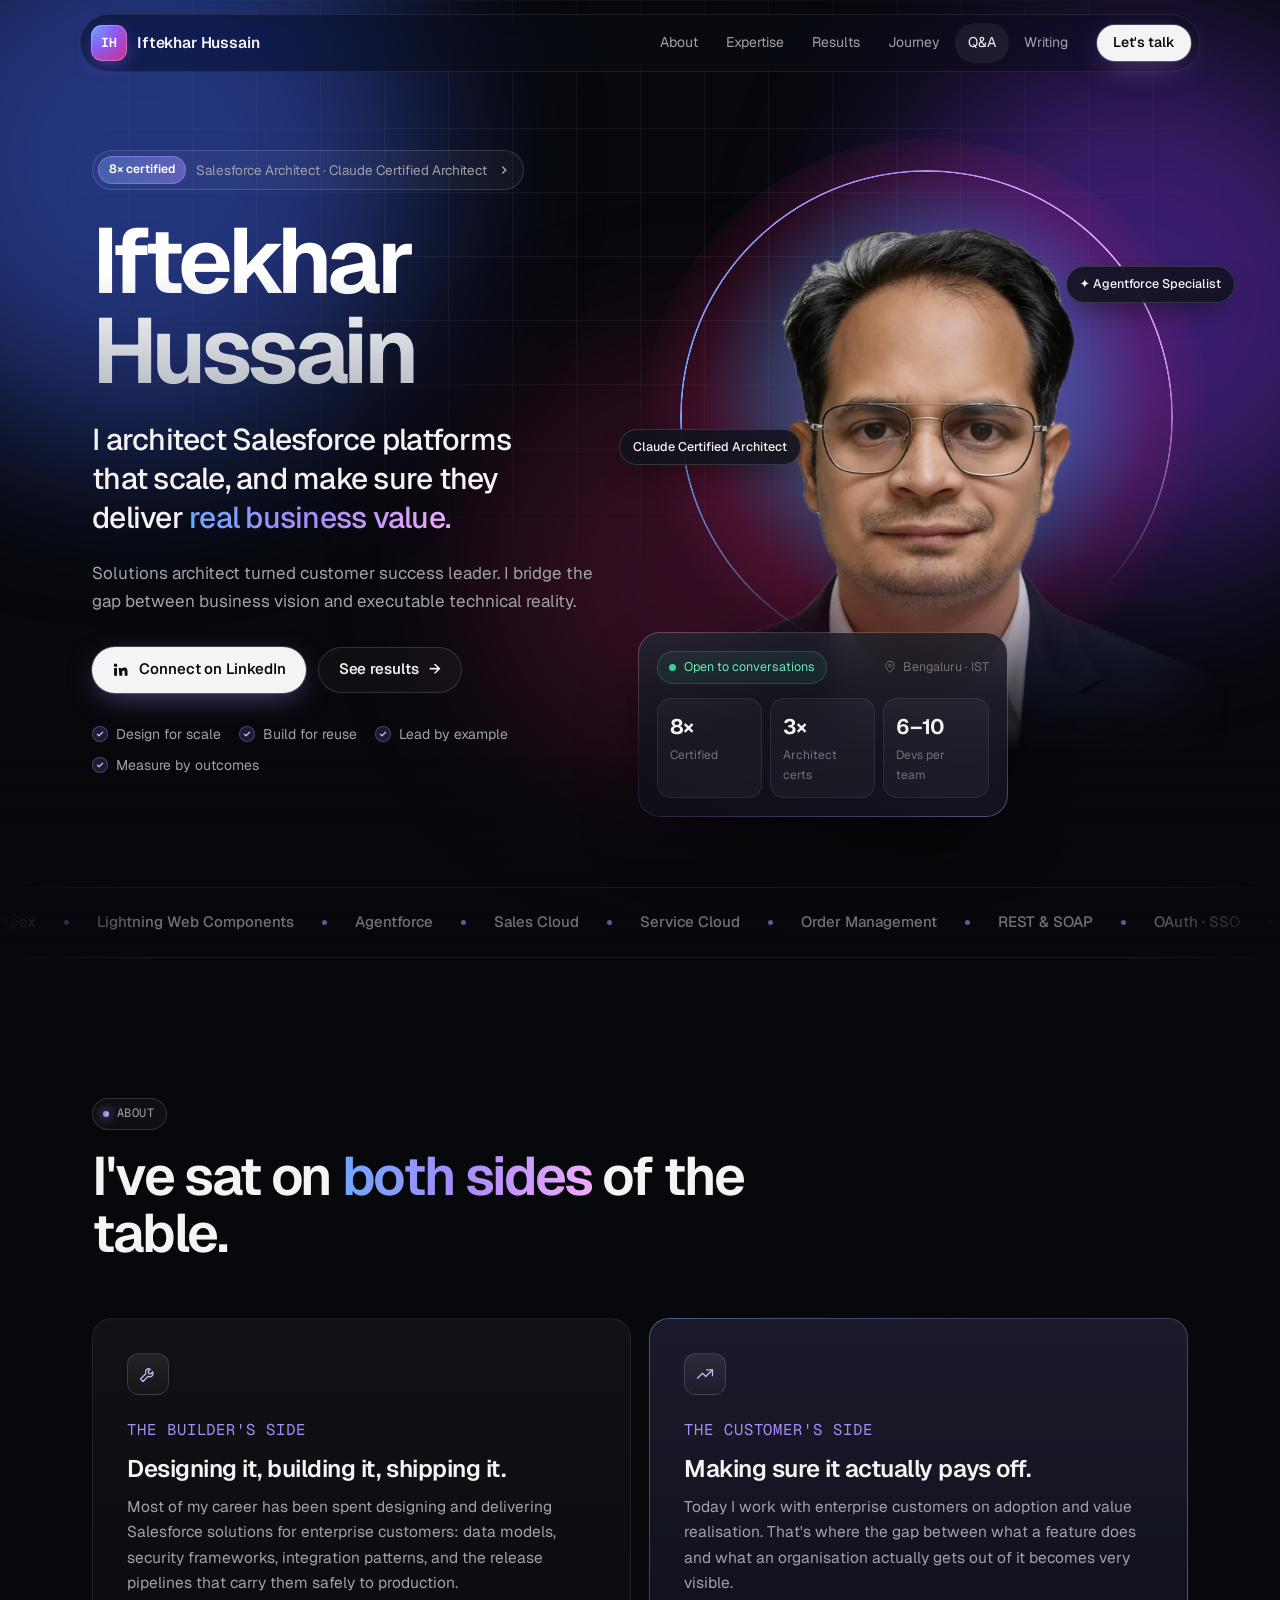
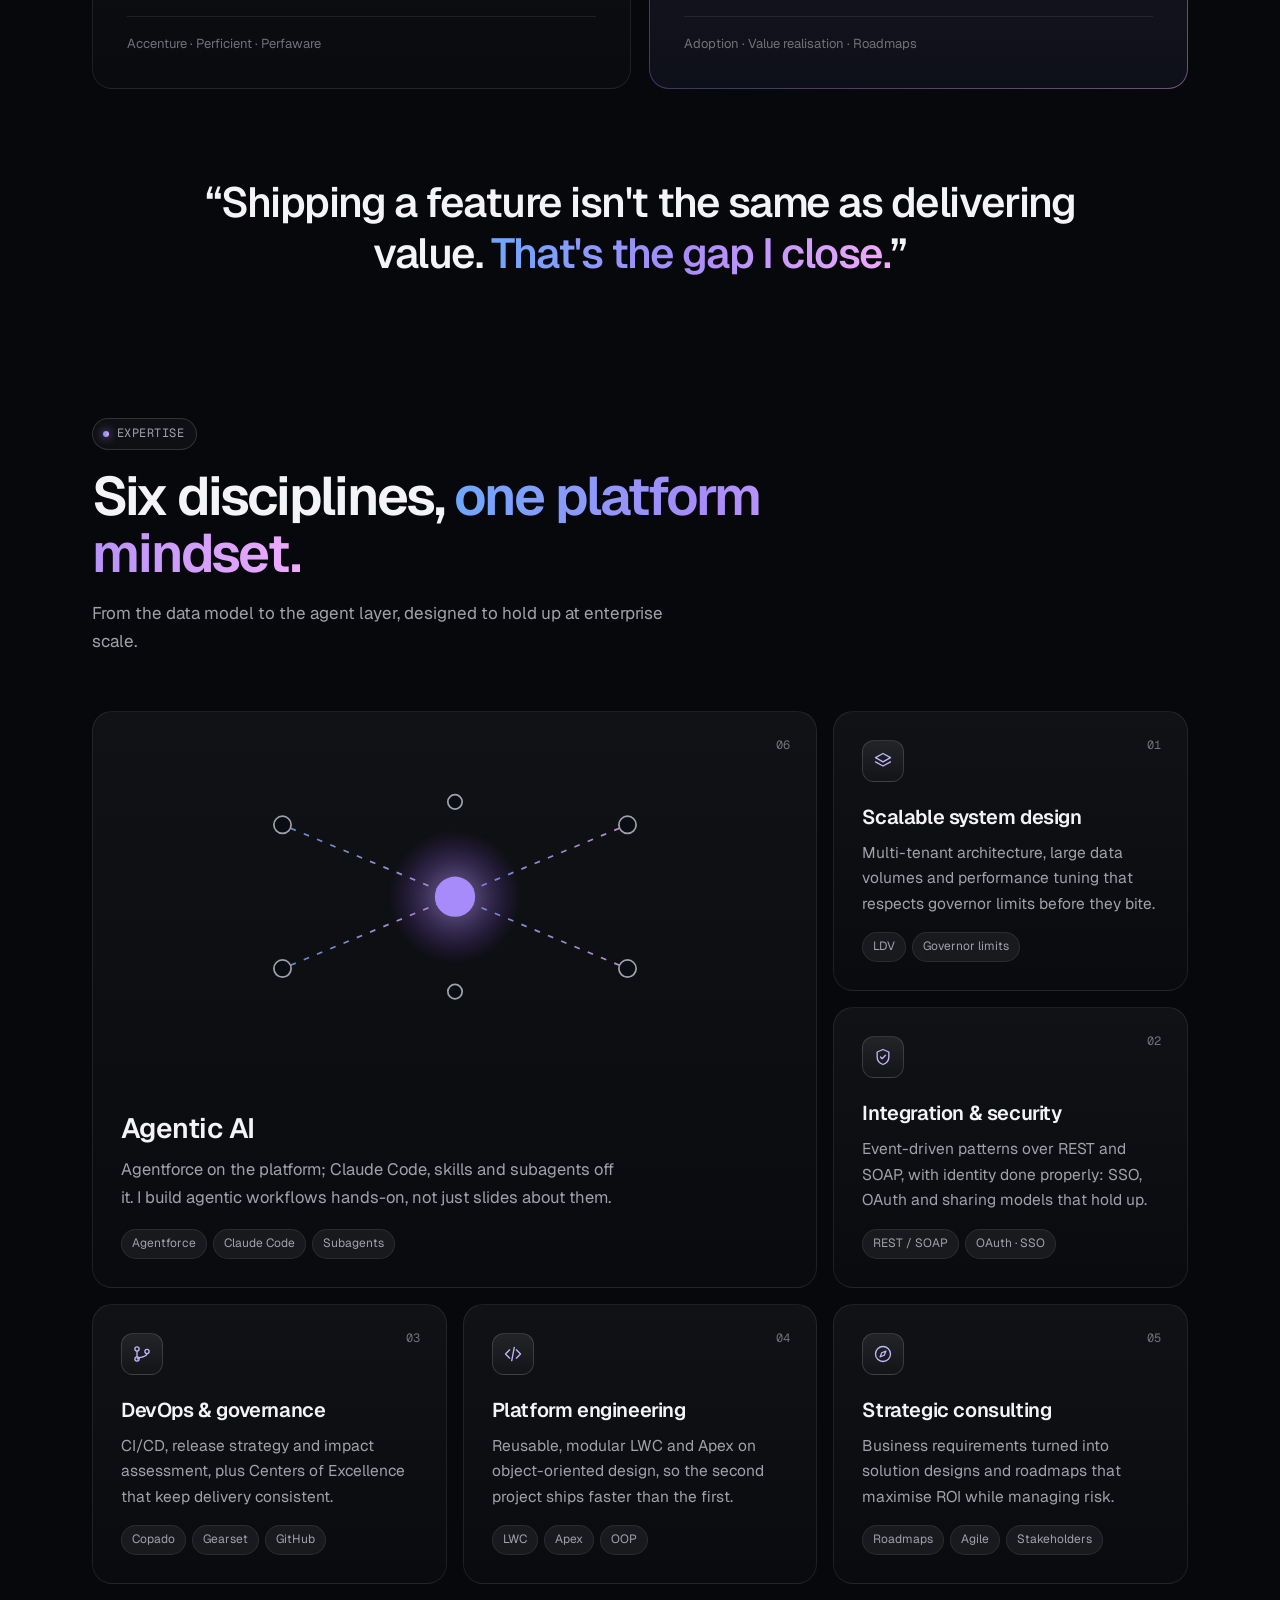
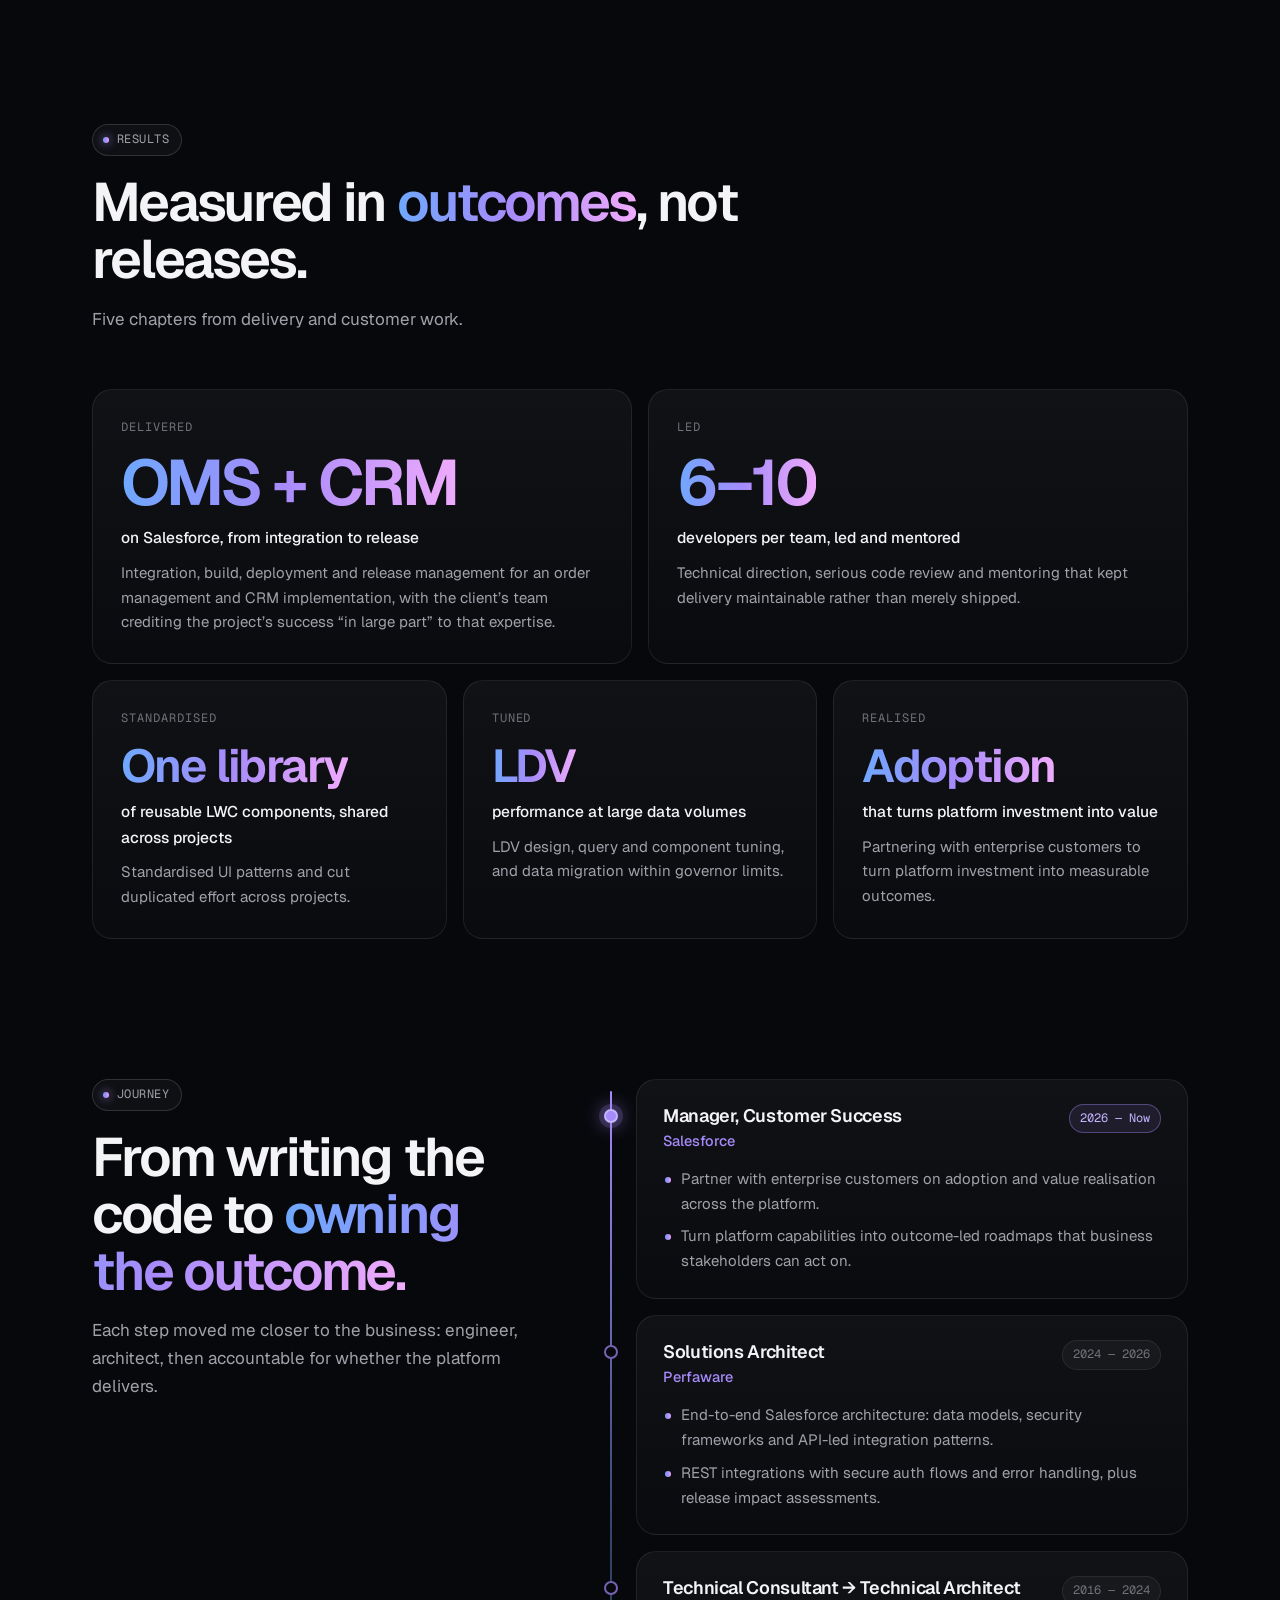
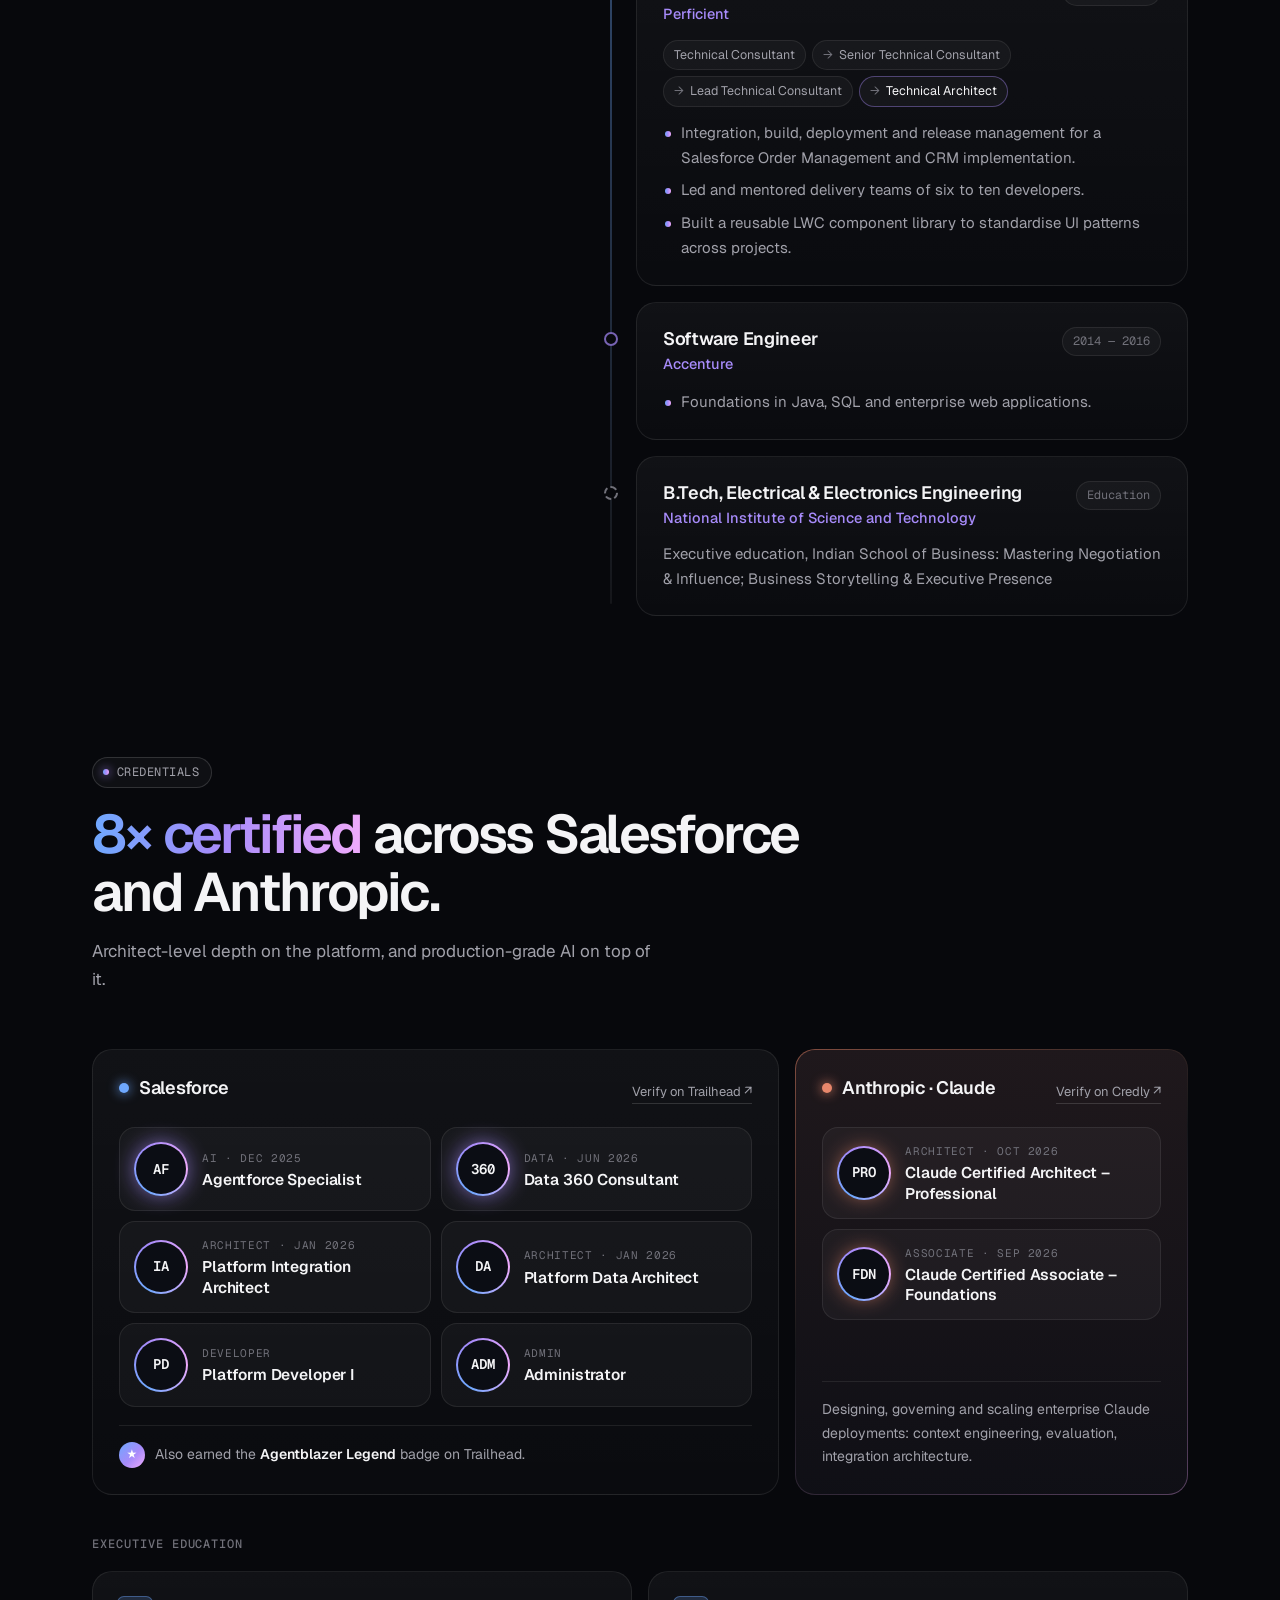
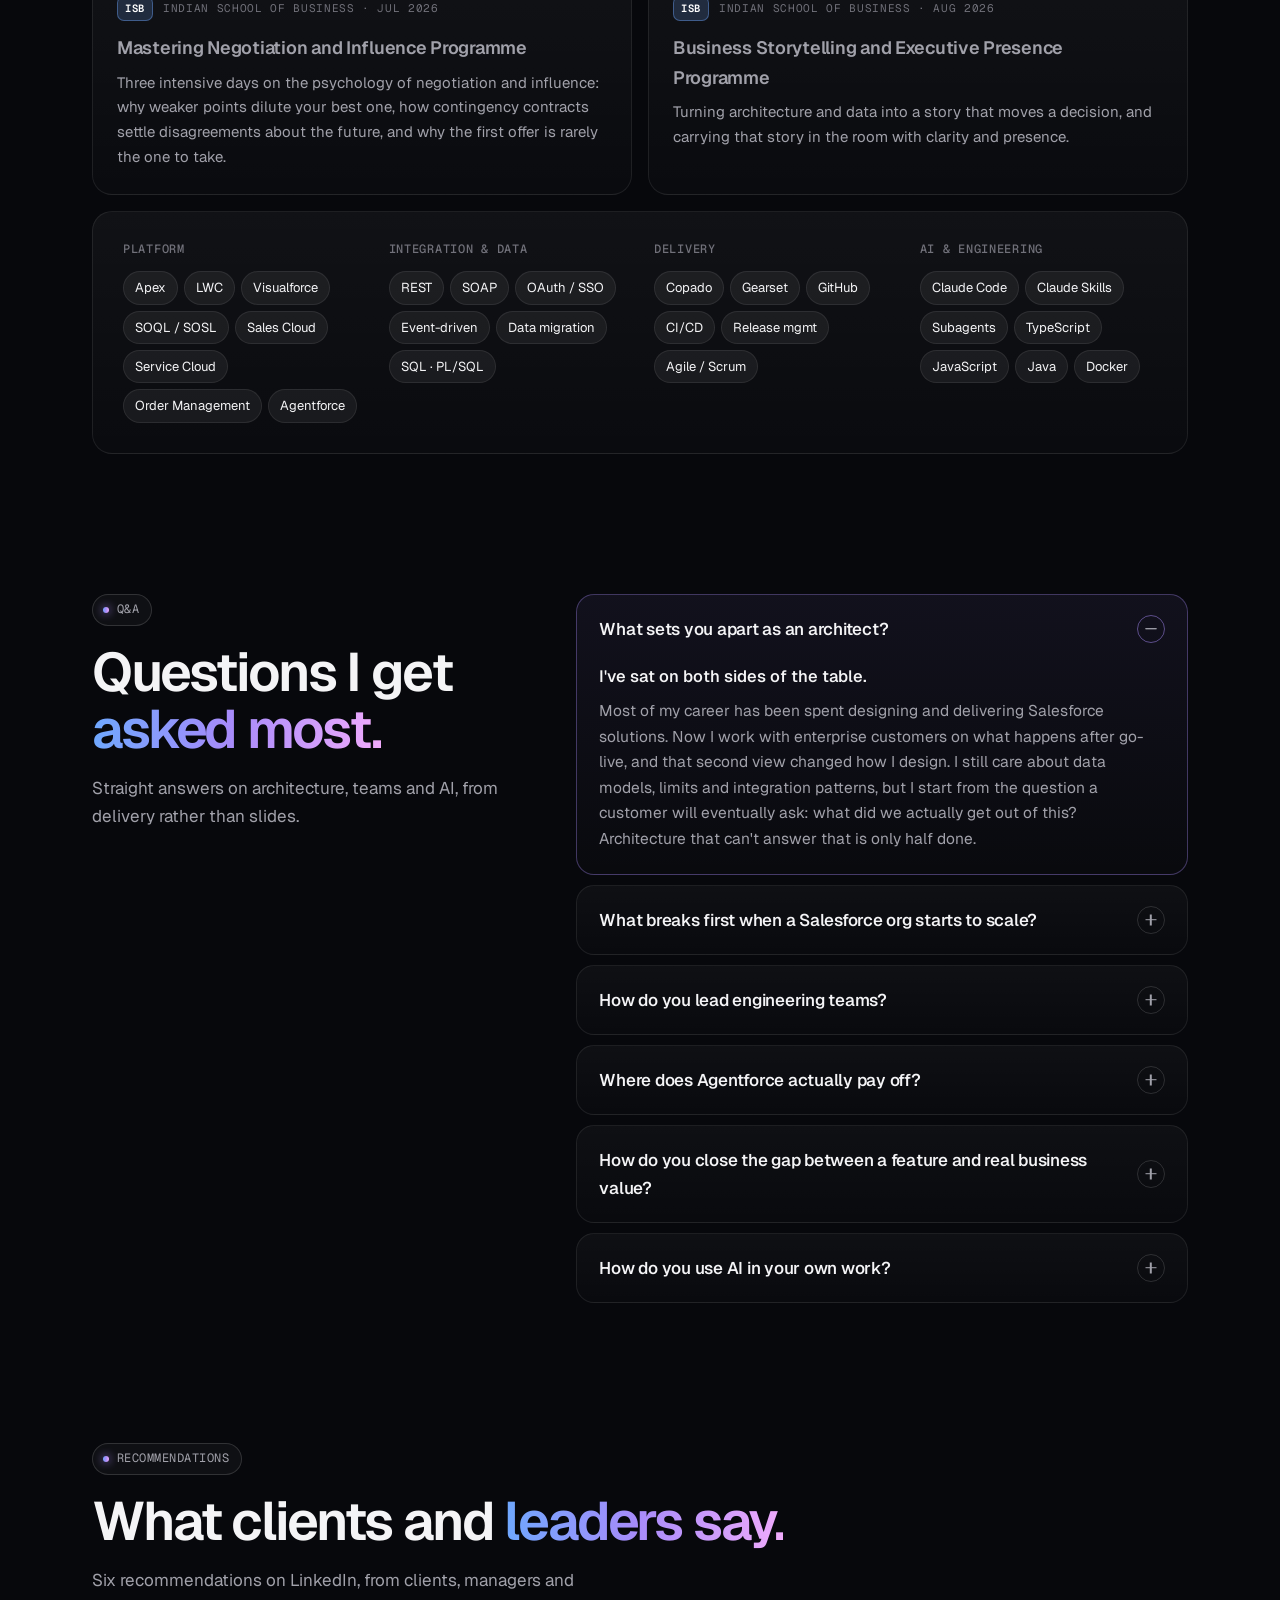
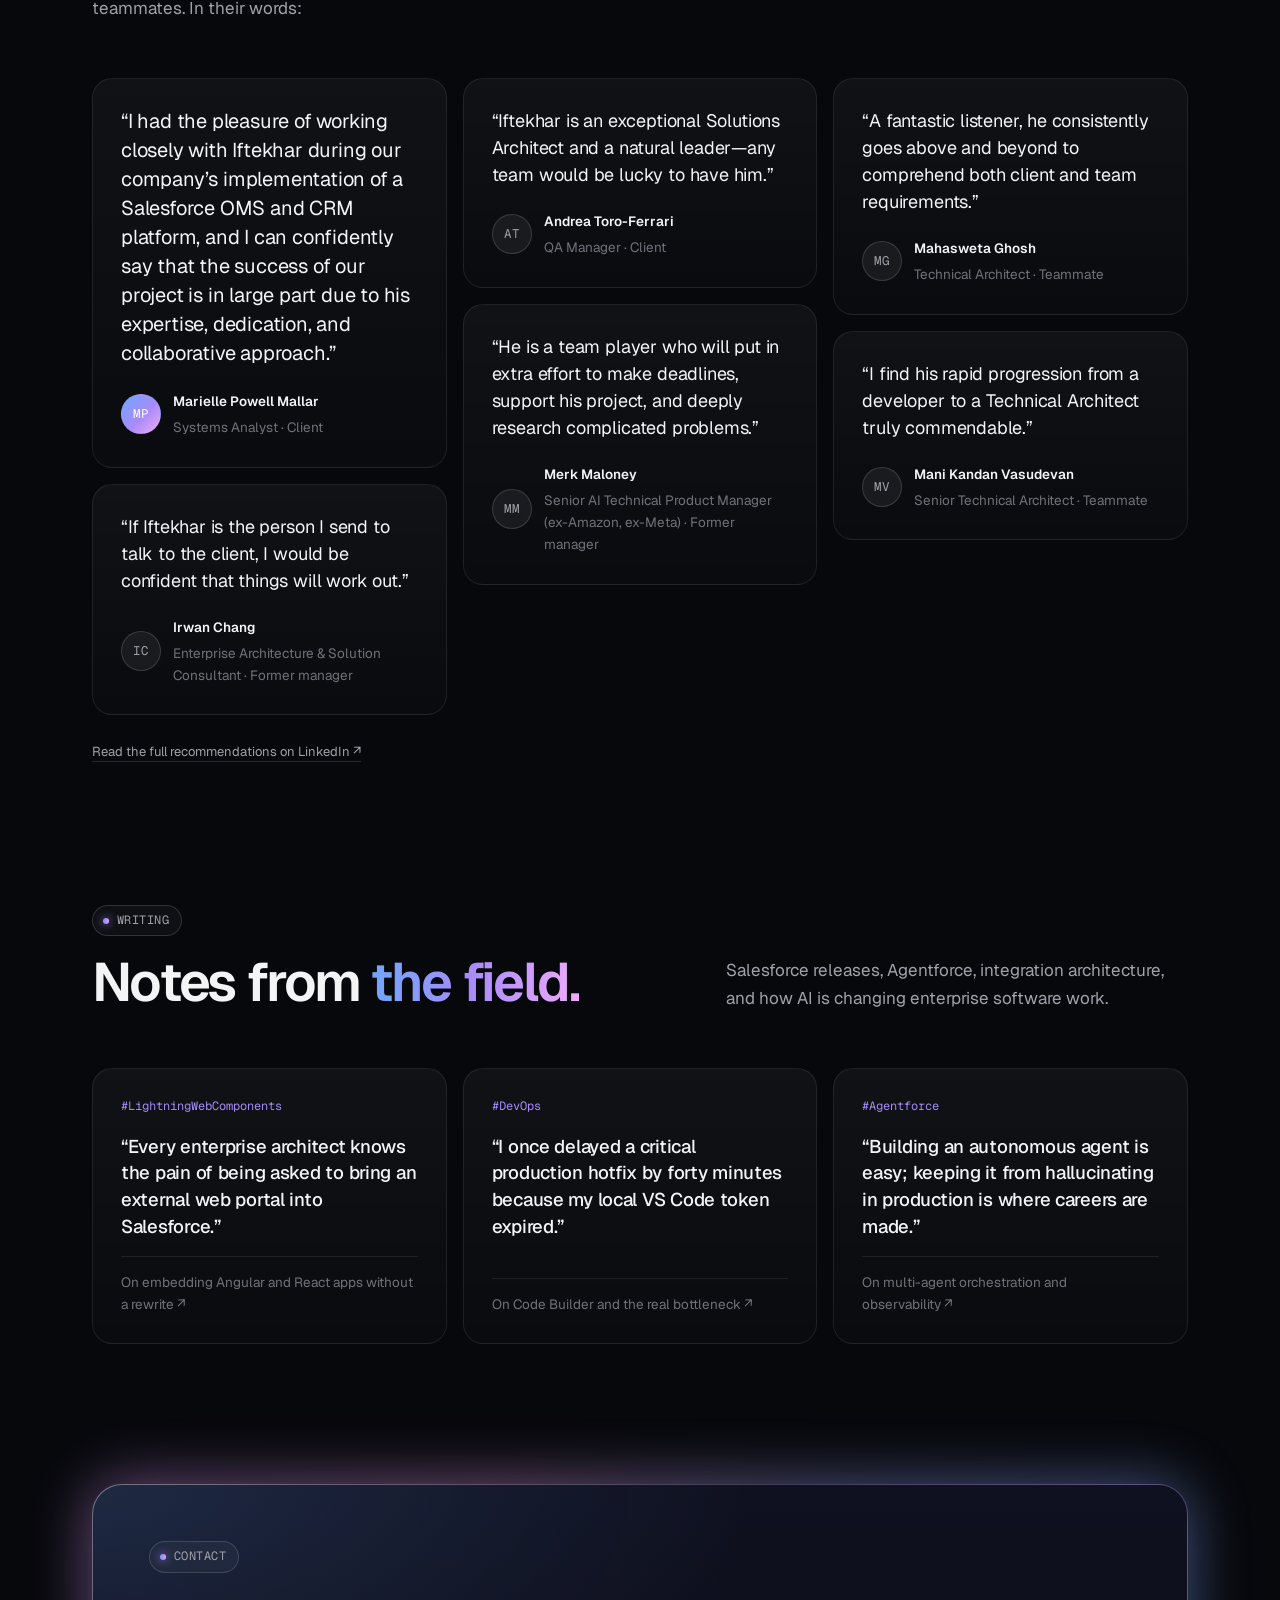
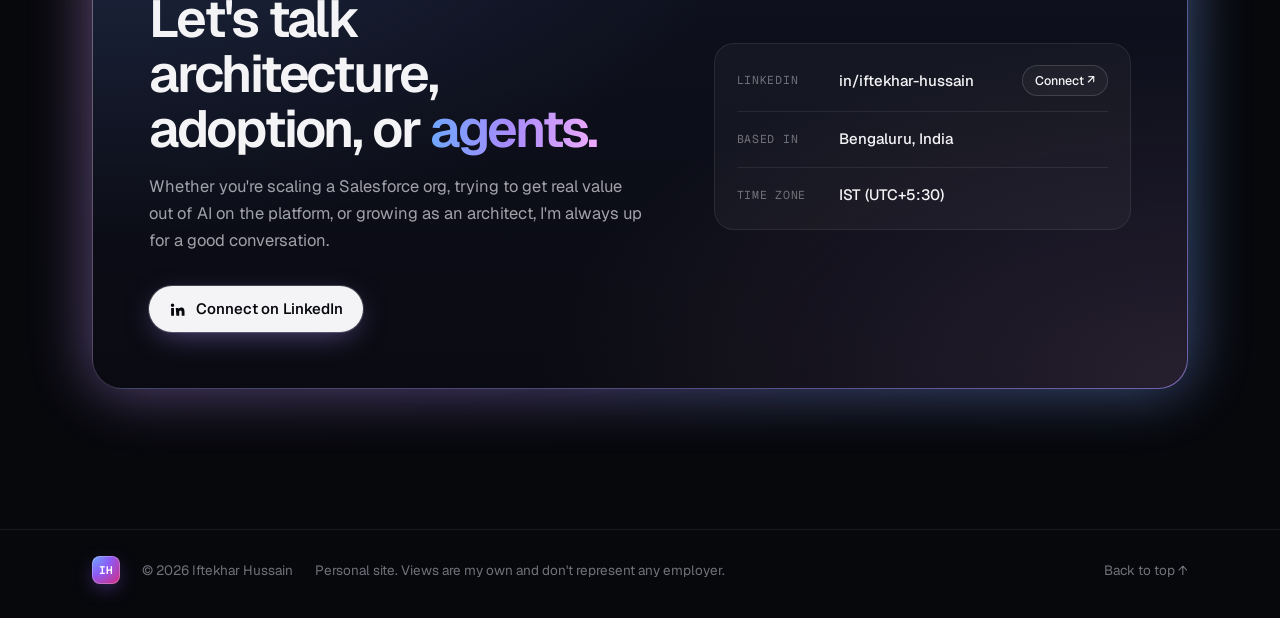
<file: index.html>
<!doctype html>
<html lang="en">
<head>
  <meta charset="utf-8" />
  <meta name="viewport" content="width=device-width, initial-scale=1, viewport-fit=cover" />
  <title>Iftekhar Hussain — Salesforce Architect &amp; Customer Success</title>
  <meta name="description" content="Iftekhar Hussain is a Salesforce solutions architect turned customer success leader in Bengaluru. He designs enterprise platforms that scale, and stays close to them until they deliver value." />
  <meta name="author" content="Iftekhar Hussain" />
  <meta name="theme-color" content="#07080C" />
  <meta name="color-scheme" content="dark" />

  <!-- SITE_URL: https://iftekharhussain0608.github.io/portfolio. If you move to a custom domain, replace it
       everywhere in this file (LinkedIn's link preview needs absolute URLs for og:url and og:image). -->
  <link rel="canonical" href="https://iftekharhussain0608.github.io/portfolio/" />
  <meta property="og:type" content="profile" />
  <meta property="og:title" content="Iftekhar Hussain — Architecting Salesforce platforms that deliver value" />
  <meta property="og:description" content="Salesforce solutions architect turned customer success leader. Architecture that scales, measured by outcomes." />
  <meta property="og:url" content="https://iftekharhussain0608.github.io/portfolio/" />
  <meta property="og:image" content="https://iftekharhussain0608.github.io/portfolio/assets/og-image.png?v=2" />
  <meta property="og:image:width" content="1200" />
  <meta property="og:image:height" content="627" />
  <meta property="profile:first_name" content="Iftekhar" />
  <meta property="profile:last_name" content="Hussain" />
  <meta name="twitter:card" content="summary_large_image" />

  <link rel="icon" href="assets/favicon.svg" type="image/svg+xml" />
  <link rel="preconnect" href="https://fonts.googleapis.com" />
  <link rel="preconnect" href="https://fonts.gstatic.com" crossorigin />
  <link href="https://fonts.googleapis.com/css2?family=Geist:wght@300..800&family=Geist+Mono:wght@400..600&display=swap" rel="stylesheet" />
  <link rel="stylesheet" href="styles.css" />

  <script type="application/ld+json">
  {
    "@context": "https://schema.org",
    "@type": "Person",
    "name": "Iftekhar Hussain",
    "jobTitle": "Salesforce Solutions Architect & Customer Success Leader",
    "url": "https://iftekharhussain0608.github.io/portfolio/",
    "image": "https://iftekharhussain0608.github.io/portfolio/assets/headshot.jpg",
    "address": { "@type": "PostalAddress", "addressLocality": "Bengaluru", "addressRegion": "Karnataka", "addressCountry": "IN" },
    "alumniOf": [
      { "@type": "CollegeOrUniversity", "name": "National Institute of Science and Technology" },
      { "@type": "CollegeOrUniversity", "name": "Indian School of Business" }
    ],
    "knowsAbout": ["Salesforce architecture", "Agentforce", "Integration architecture", "Large data volumes", "Lightning Web Components", "Apex", "DevOps", "Customer success", "Agentic AI"],
    "sameAs": ["https://www.linkedin.com/in/iftekhar-hussain-customer-success-salesforce"]
  }
  </script>
</head>
<body>
  <a class="skip" href="#main">Skip to content</a>

  <!-- ============ NAV ============ -->
  <header class="nav" id="nav">
    <div class="nav__pill">
      <a class="brand" href="#top" aria-label="Iftekhar Hussain, home">
        <span class="brand__mark" aria-hidden="true">IH</span>
        <span class="brand__name">Iftekhar Hussain</span>
      </a>
      <nav class="nav__links" id="navlinks" aria-label="Primary">
        <a href="#about">About</a>
        <a href="#expertise">Expertise</a>
        <a href="#results">Results</a>
        <a href="#journey">Journey</a>
        <a href="#qa">Q&amp;A</a>
        <a href="#writing">Writing</a>
      </nav>
      <a class="btn btn--sm btn--light nav__cta" href="#contact">Let's talk</a>
      <button class="nav__menu" id="menuToggle" type="button" aria-label="Open menu" aria-expanded="false" aria-controls="navlinks">
        <svg viewBox="0 0 24 24" aria-hidden="true"><path d="M4 8h16M4 16h16"/></svg>
      </button>
    </div>
  </header>

  <main id="main">
    <!-- ============ HERO ============ -->
    <section class="hero" id="top">
      <div class="hero__bg" aria-hidden="true">
        <span class="blob blob--1"></span>
        <span class="blob blob--2"></span>
        <span class="blob blob--3"></span>
        <span class="hero__grid"></span>
      </div>

      <div class="wrap hero__inner">
        <div class="hero__copy">
          <a class="badge reveal" href="#credentials">
            <span class="badge__new">8× certified</span>
            <span>Salesforce Architect · Claude Certified Architect</span>
            <svg viewBox="0 0 16 16" aria-hidden="true"><path d="M6 4l4 4-4 4"/></svg>
          </a>
          <h1 class="hero__title reveal">
            <span class="hero__name">Iftekhar Hussain</span>
            <span class="hero__line">I architect Salesforce platforms that scale, and make sure they deliver <span class="grad">real business value.</span></span>
          </h1>
          <p class="hero__sub reveal">Solutions architect turned customer success leader. I bridge the gap between business vision and executable technical reality.</p>
          <div class="hero__ctas reveal">
            <a class="btn btn--light" href="https://www.linkedin.com/in/iftekhar-hussain-customer-success-salesforce" target="_blank" rel="noopener">
              <svg class="i-li" viewBox="0 0 24 24" aria-hidden="true"><path d="M4.98 3.5a2.5 2.5 0 1 1 0 5 2.5 2.5 0 0 1 0-5zM3 9.75h4v11H3zM9.5 9.75h3.8v1.5h.06c.53-1 1.83-2.06 3.77-2.06 4.03 0 4.77 2.65 4.77 6.1v5.46h-4v-4.84c0-1.16-.02-2.64-1.61-2.64-1.61 0-1.86 1.26-1.86 2.56v4.92h-4z"/></svg>
              Connect on LinkedIn
            </a>
            <a class="btn btn--glass" href="#results">See results <span aria-hidden="true">→</span></a>
          </div>
          <ul class="values reveal" aria-label="Principles">
            <li>Design for scale</li>
            <li>Build for reuse</li>
            <li>Lead by example</li>
            <li>Measure by outcomes</li>
          </ul>
        </div>

        <!-- Portrait: assets/portrait.webp is a background-free cutout (made from the headshot) so it sits on the dark glow. -->
        <figure class="portrait reveal">
          <span class="portrait__halo" aria-hidden="true"></span>
          <span class="portrait__ring" aria-hidden="true"></span>
          <img class="portrait__img" src="assets/portrait.webp" alt="Iftekhar Hussain" width="820" height="772" fetchpriority="high" decoding="async" />
          <span class="float-chip float-chip--1">✦ Agentforce Specialist</span>
          <span class="float-chip float-chip--2">Claude Certified Architect</span>
        </figure>

        <aside class="hero-card spot reveal" aria-label="At a glance">
          <div class="hero-card__top">
            <p class="status"><i></i>Open to conversations</p>
            <p class="hero-card__loc">
              <svg viewBox="0 0 24 24" aria-hidden="true"><path d="M12 21s-7-6.2-7-11.5A7 7 0 0 1 19 9.5C19 14.8 12 21 12 21z"/><circle cx="12" cy="9.5" r="2.5"/></svg>
              Bengaluru · IST
            </p>
          </div>
          <dl class="hero-stats">
            <div><dt><span data-count="8" data-suffix="×">8×</span></dt><dd>Certified</dd></div>
            <div><dt><span data-count="3" data-suffix="×">3×</span></dt><dd>Architect certs</dd></div>
            <div><dt>6–10</dt><dd>Devs per team</dd></div>
          </dl>
        </aside>
      </div>

      <!-- Skills marquee -->
      <div class="marquee" aria-label="Skills and tools">
        <div class="marquee__track">
          <ul>
            <li>Apex</li><li>Lightning Web Components</li><li>Agentforce</li><li>Sales Cloud</li><li>Service Cloud</li><li>Order Management</li><li>REST &amp; SOAP</li><li>OAuth · SSO</li><li>Event-driven architecture</li><li>Large data volumes</li><li>Copado</li><li>Gearset</li><li>GitHub Actions</li><li>Claude Code</li><li>TypeScript</li>
          </ul>
          <ul aria-hidden="true">
            <li>Apex</li><li>Lightning Web Components</li><li>Agentforce</li><li>Sales Cloud</li><li>Service Cloud</li><li>Order Management</li><li>REST &amp; SOAP</li><li>OAuth · SSO</li><li>Event-driven architecture</li><li>Large data volumes</li><li>Copado</li><li>Gearset</li><li>GitHub Actions</li><li>Claude Code</li><li>TypeScript</li>
          </ul>
        </div>
      </div>
    </section>

    <!-- ============ ABOUT ============ -->
    <section class="section" id="about">
      <div class="wrap">
        <div class="sec-head reveal">
          <span class="pill"><i></i>About</span>
          <h2>I've sat on <span class="grad">both sides</span> of the table.</h2>
        </div>

        <div class="sides">
          <article class="card spot reveal">
            <span class="card__icon" aria-hidden="true">
              <svg viewBox="0 0 24 24"><path d="M14.7 6.3a4 4 0 0 0-5.4 5.4L3 18l3 3 6.3-6.3a4 4 0 0 0 5.4-5.4l-2.6 2.6-2.4-.6-.6-2.4z"/></svg>
            </span>
            <p class="card__kicker">The builder's side</p>
            <h3>Designing it, building it, shipping it.</h3>
            <p>Most of my career has been spent designing and delivering Salesforce solutions for enterprise customers: data models, security frameworks, integration patterns, and the release pipelines that carry them safely to production.</p>
            <p class="card__meta">Accenture · Perficient · Perfaware</p>
          </article>
          <article class="card card--accent spot reveal">
            <span class="card__icon" aria-hidden="true">
              <svg viewBox="0 0 24 24"><path d="M3 17l6-6 4 4 8-8"/><path d="M14 7h7v7"/></svg>
            </span>
            <p class="card__kicker">The customer's side</p>
            <h3>Making sure it actually pays off.</h3>
            <p>Today I work with enterprise customers on adoption and value realisation. That's where the gap between what a feature does and what an organisation actually gets out of it becomes very visible.</p>
            <p class="card__meta">Adoption · Value realisation · Roadmaps</p>
          </article>
        </div>

        <blockquote class="statement reveal">
          <p>“Shipping a feature isn't the same as delivering value. <span class="grad">That's the gap I close.</span>”</p>
        </blockquote>
      </div>
    </section>

    <!-- ============ EXPERTISE (bento) ============ -->
    <section class="section" id="expertise">
      <div class="wrap">
        <div class="sec-head reveal">
          <span class="pill"><i></i>Expertise</span>
          <h2>Six disciplines, <span class="grad">one platform mindset.</span></h2>
          <p>From the data model to the agent layer, designed to hold up at enterprise scale.</p>
        </div>

        <div class="bento">
          <article class="card spot bento__ai reveal">
            <div class="ai-visual" aria-hidden="true">
              <svg viewBox="0 0 320 160">
                <defs>
                  <linearGradient id="gLine" x1="0" x2="1"><stop offset="0" stop-color="#6EA8FE"/><stop offset="1" stop-color="#F0ABFC"/></linearGradient>
                  <radialGradient id="gCore"><stop offset="0" stop-color="#C4B5FD"/><stop offset="1" stop-color="#7C3AED" stop-opacity="0"/></radialGradient>
                </defs>
                <g class="ai-links" stroke="url(#gLine)" stroke-width="1.2" fill="none">
                  <path d="M160 80 L40 30"/><path d="M160 80 L40 130"/><path d="M160 80 L280 30"/><path d="M160 80 L280 130"/><path d="M160 80 L160 14"/><path d="M160 80 L160 146"/>
                </g>
                <circle cx="160" cy="80" r="46" fill="url(#gCore)" opacity=".55"/>
                <circle class="ai-core" cx="160" cy="80" r="14" fill="#A78BFA"/>
                <g class="ai-nodes" fill="#0B0D14" stroke="#A1A1AA" stroke-width="1.2">
                  <circle cx="40" cy="30" r="6"/><circle cx="40" cy="130" r="6"/><circle cx="280" cy="30" r="6"/><circle cx="280" cy="130" r="6"/><circle cx="160" cy="14" r="5"/><circle cx="160" cy="146" r="5"/>
                </g>
              </svg>
            </div>
            <span class="card__num">06</span>
            <h3>Agentic AI</h3>
            <p>Agentforce on the platform; Claude Code, skills and subagents off it. I build agentic workflows hands-on, not just slides about them.</p>
            <ul class="tags"><li>Agentforce</li><li>Claude Code</li><li>Subagents</li></ul>
          </article>

          <article class="card spot reveal">
            <span class="card__icon" aria-hidden="true"><svg viewBox="0 0 24 24"><path d="M12 3l9 5-9 5-9-5 9-5z"/><path d="M3 13l9 5 9-5"/></svg></span>
            <span class="card__num">01</span>
            <h3>Scalable system design</h3>
            <p>Multi-tenant architecture, large data volumes and performance tuning that respects governor limits before they bite.</p>
            <ul class="tags"><li>LDV</li><li>Governor limits</li></ul>
          </article>

          <article class="card spot reveal">
            <span class="card__icon" aria-hidden="true"><svg viewBox="0 0 24 24"><path d="M12 3l7 3v6c0 4.5-3 7.5-7 9-4-1.5-7-4.5-7-9V6l7-3z"/><path d="M9 12l2 2 4-4"/></svg></span>
            <span class="card__num">02</span>
            <h3>Integration &amp; security</h3>
            <p>Event-driven patterns over REST and SOAP, with identity done properly: SSO, OAuth and sharing models that hold up.</p>
            <ul class="tags"><li>REST / SOAP</li><li>OAuth · SSO</li></ul>
          </article>

          <article class="card spot reveal">
            <span class="card__icon" aria-hidden="true"><svg viewBox="0 0 24 24"><circle cx="6" cy="6" r="2.5"/><circle cx="6" cy="18" r="2.5"/><circle cx="18" cy="9" r="2.5"/><path d="M6 8.5v7M18 11.5c0 3-3 3.5-6 4.2-2.6.6-4.6 1-5.6 2"/></svg></span>
            <span class="card__num">03</span>
            <h3>DevOps &amp; governance</h3>
            <p>CI/CD, release strategy and impact assessment, plus Centers of Excellence that keep delivery consistent.</p>
            <ul class="tags"><li>Copado</li><li>Gearset</li><li>GitHub</li></ul>
          </article>

          <article class="card spot reveal">
            <span class="card__icon" aria-hidden="true"><svg viewBox="0 0 24 24"><path d="M8 7l-5 5 5 5M16 7l5 5-5 5M13.5 4l-3 16"/></svg></span>
            <span class="card__num">04</span>
            <h3>Platform engineering</h3>
            <p>Reusable, modular LWC and Apex on object-oriented design, so the second project ships faster than the first.</p>
            <ul class="tags"><li>LWC</li><li>Apex</li><li>OOP</li></ul>
          </article>

          <article class="card spot reveal">
            <span class="card__icon" aria-hidden="true"><svg viewBox="0 0 24 24"><circle cx="12" cy="12" r="9"/><path d="M15.5 8.5l-2 5-5 2 2-5 5-2z"/></svg></span>
            <span class="card__num">05</span>
            <h3>Strategic consulting</h3>
            <p>Business requirements turned into solution designs and roadmaps that maximise ROI while managing risk.</p>
            <ul class="tags"><li>Roadmaps</li><li>Agile</li><li>Stakeholders</li></ul>
          </article>
        </div>
      </div>
    </section>

    <!-- ============ RESULTS ============ -->
    <section class="section" id="results">
      <div class="wrap">
        <div class="sec-head reveal">
          <span class="pill"><i></i>Results</span>
          <h2>Measured in <span class="grad">outcomes</span>, not releases.</h2>
          <p>Five chapters from delivery and customer work.</p>
        </div>

        <div class="results">
          <article class="card spot result result--wide reveal">
            <p class="result__verb">Delivered</p>
            <p class="result__num"><span class="grad">OMS + CRM</span></p>
            <p class="result__unit">on Salesforce, from integration to release</p>
            <p class="result__desc">Integration, build, deployment and release management for an order management and CRM implementation, with the client’s team crediting the project’s success “in large part” to that expertise.</p>
          </article>
          <article class="card spot result result--wide reveal">
            <p class="result__verb">Led</p>
            <p class="result__num"><span class="grad">6–10</span></p>
            <p class="result__unit">developers per team, led and mentored</p>
            <p class="result__desc">Technical direction, serious code review and mentoring that kept delivery maintainable rather than merely shipped.</p>
          </article>
          <article class="card spot result reveal">
            <p class="result__verb">Standardised</p>
            <p class="result__num result__num--word"><span class="grad">One library</span></p>
            <p class="result__unit">of reusable LWC components, shared across projects</p>
            <p class="result__desc">Standardised UI patterns and cut duplicated effort across projects.</p>
          </article>
          <article class="card spot result reveal">
            <p class="result__verb">Tuned</p>
            <p class="result__num result__num--word"><span class="grad">LDV</span></p>
            <p class="result__unit">performance at large data volumes</p>
            <p class="result__desc">LDV design, query and component tuning, and data migration within governor limits.</p>
          </article>
          <article class="card spot result reveal">
            <p class="result__verb">Realised</p>
            <p class="result__num result__num--word"><span class="grad">Adoption</span></p>
            <p class="result__unit">that turns platform investment into value</p>
            <p class="result__desc">Partnering with enterprise customers to turn platform investment into measurable outcomes.</p>
          </article>
        </div>
      </div>
    </section>

    <!-- ============ JOURNEY ============ -->
    <section class="section" id="journey">
      <div class="wrap journey">
        <div class="sec-head sec-head--sticky reveal">
          <span class="pill"><i></i>Journey</span>
          <h2>From writing the code to <span class="grad">owning the outcome.</span></h2>
          <p>Each step moved me closer to the business: engineer, architect, then accountable for whether the platform delivers.</p>
        </div>

        <ol class="timeline">
          <li class="tl tl--now reveal">
            <div class="card tl__card">
              <div class="tl__head">
                <div><h3>Manager, Customer Success</h3><p class="tl__org">Salesforce</p></div>
                <span class="tl__when">2026 — Now</span>
              </div>
              <ul class="bullets">
                <li>Partner with enterprise customers on adoption and value realisation across the platform.</li>
                <li>Turn platform capabilities into outcome-led roadmaps that business stakeholders can act on.</li>
              </ul>
            </div>
          </li>
          <li class="tl reveal">
            <div class="card tl__card">
              <div class="tl__head">
                <div><h3>Solutions Architect</h3><p class="tl__org">Perfaware</p></div>
                <span class="tl__when">2024 — 2026</span>
              </div>
              <ul class="bullets">
                <li>End-to-end Salesforce architecture: data models, security frameworks and API-led integration patterns.</li>
                <li>REST integrations with secure auth flows and error handling, plus release impact assessments.</li>
              </ul>
            </div>
          </li>
          <li class="tl reveal">
            <div class="card tl__card">
              <div class="tl__head">
                <div><h3>Technical Consultant → Technical Architect</h3><p class="tl__org">Perficient</p></div>
                <span class="tl__when">2016 — 2024</span>
              </div>
              <ul class="steps" aria-label="Roles held">
                <li>Technical Consultant</li><li>Senior Technical Consultant</li><li>Lead Technical Consultant</li><li>Technical Architect</li>
              </ul>
              <ul class="bullets">
                <li>Integration, build, deployment and release management for a Salesforce Order Management and CRM implementation.</li>
                <li>Led and mentored delivery teams of six to ten developers.</li>
                <li>Built a reusable LWC component library to standardise UI patterns across projects.</li>
              </ul>
            </div>
          </li>
          <li class="tl reveal">
            <div class="card tl__card">
              <div class="tl__head">
                <div><h3>Software Engineer</h3><p class="tl__org">Accenture</p></div>
                <span class="tl__when">2014 — 2016</span>
              </div>
              <ul class="bullets">
                <li>Foundations in Java, SQL and enterprise web applications.</li>
              </ul>
            </div>
          </li>
          <li class="tl tl--edu reveal">
            <div class="card tl__card">
              <div class="tl__head">
                <div><h3>B.Tech, Electrical &amp; Electronics Engineering</h3><p class="tl__org">National Institute of Science and Technology</p></div>
                <span class="tl__when">Education</span>
              </div>
              <p class="tl__note">Executive education, Indian School of Business: Mastering Negotiation &amp; Influence; Business Storytelling &amp; Executive Presence</p>
            </div>
          </li>
        </ol>
      </div>
    </section>

    <!-- ============ CREDENTIALS ============ -->
    <section class="section" id="credentials">
      <div class="wrap">
        <div class="sec-head reveal">
          <span class="pill"><i></i>Credentials</span>
          <h2><span class="grad">8× certified</span> across Salesforce and Anthropic.</h2>
          <p>Architect-level depth on the platform, and production-grade AI on top of it.</p>
        </div>

        <!-- Verified 2026-11-26 from LinkedIn posts (certificate images) and the public Credly wallet. -->
        <div class="cred-grid">
          <div class="card spot cred reveal">
            <div class="cred__head">
              <h3 class="cred__issuer"><span class="cred__dot cred__dot--sf" aria-hidden="true"></span>Salesforce</h3>
              <a class="cred__verify" href="https://trailhead.salesforce.com/en/credentials/verification" target="_blank" rel="noopener">Verify on Trailhead <span aria-hidden="true">↗</span></a>
            </div>
            <ul class="certs">
              <li class="cert"><span class="cert__ring cert__ring--ai" aria-hidden="true"><span>AF</span></span><div><p class="cert__kind">AI · Dec 2025</p><h4>Agentforce Specialist</h4></div></li>
              <li class="cert"><span class="cert__ring cert__ring--ai" aria-hidden="true"><span>360</span></span><div><p class="cert__kind">Data · Jun 2026</p><h4>Data 360 Consultant</h4></div></li>
              <li class="cert"><span class="cert__ring" aria-hidden="true"><span>IA</span></span><div><p class="cert__kind">Architect · Jan 2026</p><h4>Platform Integration Architect</h4></div></li>
              <li class="cert"><span class="cert__ring" aria-hidden="true"><span>DA</span></span><div><p class="cert__kind">Architect · Jan 2026</p><h4>Platform Data Architect</h4></div></li>
              <li class="cert"><span class="cert__ring" aria-hidden="true"><span>PD</span></span><div><p class="cert__kind">Developer</p><h4>Platform Developer&nbsp;I</h4></div></li>
              <li class="cert"><span class="cert__ring" aria-hidden="true"><span>ADM</span></span><div><p class="cert__kind">Admin</p><h4>Administrator</h4></div></li>
            </ul>
            <p class="cred__extra"><span class="cred__badge" aria-hidden="true">★</span><span>Also earned the <strong>Agentblazer Legend</strong> badge on Trailhead.</span></p>
          </div>

          <div class="card spot cred cred--claude reveal">
            <div class="cred__head">
              <h3 class="cred__issuer"><span class="cred__dot cred__dot--claude" aria-hidden="true"></span>Anthropic · Claude</h3>
              <a class="cred__verify" href="https://www.credly.com/users/iftekhar-hussain.fc163f3c/badges" target="_blank" rel="noopener">Verify on Credly <span aria-hidden="true">↗</span></a>
            </div>
            <ul class="certs certs--one">
              <li class="cert"><span class="cert__ring cert__ring--claude" aria-hidden="true"><span>PRO</span></span><div><p class="cert__kind">Architect · Oct 2026</p><h4>Claude Certified Architect – Professional</h4></div></li>
              <li class="cert"><span class="cert__ring cert__ring--claude" aria-hidden="true"><span>FDN</span></span><div><p class="cert__kind">Associate · Sep 2026</p><h4>Claude Certified Associate – Foundations</h4></div></li>
            </ul>
            <p class="cred__extra">Designing, governing and scaling enterprise Claude deployments: context engineering, evaluation, integration architecture.</p>
          </div>
        </div>

        <h3 class="sub-head reveal">Executive education</h3>
        <div class="edu">
          <article class="card spot edu__item reveal">
            <p class="cert__kind"><span class="edu__mark" aria-hidden="true">ISB</span>Indian School of Business · Jul 2026</p>
            <h4>Mastering Negotiation and Influence Programme</h4>
            <p>Three intensive days on the psychology of negotiation and influence: why weaker points dilute your best one, how contingency contracts settle disagreements about the future, and why the first offer is rarely the one to take.</p>
          </article>
          <article class="card spot edu__item reveal">
            <p class="cert__kind"><span class="edu__mark" aria-hidden="true">ISB</span>Indian School of Business · Aug 2026</p>
            <h4>Business Storytelling and Executive Presence Programme</h4>
            <p>Turning architecture and data into a story that moves a decision, and carrying that story in the room with clarity and presence.</p>
          </article>
        </div>

        <div class="card toolbox reveal">
          <div class="toolbox__group"><h3>Platform</h3><ul class="chips"><li>Apex</li><li>LWC</li><li>Visualforce</li><li>SOQL / SOSL</li><li>Sales Cloud</li><li>Service Cloud</li><li>Order Management</li><li>Agentforce</li></ul></div>
          <div class="toolbox__group"><h3>Integration &amp; data</h3><ul class="chips"><li>REST</li><li>SOAP</li><li>OAuth / SSO</li><li>Event-driven</li><li>Data migration</li><li>SQL · PL/SQL</li></ul></div>
          <div class="toolbox__group"><h3>Delivery</h3><ul class="chips"><li>Copado</li><li>Gearset</li><li>GitHub</li><li>CI/CD</li><li>Release mgmt</li><li>Agile / Scrum</li></ul></div>
          <div class="toolbox__group"><h3>AI &amp; engineering</h3><ul class="chips"><li>Claude Code</li><li>Claude Skills</li><li>Subagents</li><li>TypeScript</li><li>JavaScript</li><li>Java</li><li>Docker</li></ul></div>
        </div>
      </div>
    </section>

    <!-- ============ Q&A ============ -->
    <section class="section" id="qa">
      <div class="wrap qa">
        <div class="sec-head sec-head--sticky reveal">
          <span class="pill"><i></i>Q&amp;A</span>
          <h2>Questions I get <span class="grad">asked most.</span></h2>
          <p>Straight answers on architecture, teams and AI, from delivery rather than slides.</p>
        </div>

        <div class="qa__list">
          <details class="qa__item reveal" open>
            <summary><span class="qa__q">What sets you apart as an architect?</span><span class="qa__icon" aria-hidden="true"></span></summary>
            <div class="qa__a">
              <p class="qa__lead">I've sat on both sides of the table.</p>
              <p>Most of my career has been spent designing and delivering Salesforce solutions. Now I work with enterprise customers on what happens after go-live, and that second view changed how I design. I still care about data models, limits and integration patterns, but I start from the question a customer will eventually ask: what did we actually get out of this? Architecture that can't answer that is only half done.</p>
            </div>
          </details>
          <details class="qa__item reveal">
            <summary><span class="qa__q">What breaks first when a Salesforce org starts to scale?</span><span class="qa__icon" aria-hidden="true"></span></summary>
            <div class="qa__a">
              <p class="qa__lead">Rarely the feature. Usually the data and the limits.</p>
              <p>Large data volumes expose everything: non-selective queries, triggers that were never bulkified, sharing recalculations nobody planned for, integrations that assume the happy path. I design for that up front, with selective queries, asynchronous processing where it belongs, and integration error handling that retries, logs and alerts instead of failing silently. Governor limits are cheaper to respect on the whiteboard than in production.</p>
            </div>
          </details>
          <details class="qa__item reveal">
            <summary><span class="qa__q">How do you lead engineering teams?</span><span class="qa__icon" aria-hidden="true"></span></summary>
            <div class="qa__a">
              <p class="qa__lead">Clear direction, honest code review, and maintainable over merely shipped.</p>
              <p>With teams of six to ten developers, the pattern that works is simple: agree the technical direction early, review code seriously, and invest in the things that make the next project faster. That's why I built a reusable LWC component library. Standard patterns meant less duplicated effort and fewer debates about how a component should behave. Mentoring is part of delivery, not a side activity.</p>
            </div>
          </details>
          <details class="qa__item reveal">
            <summary><span class="qa__q">Where does Agentforce actually pay off?</span><span class="qa__icon" aria-hidden="true"></span></summary>
            <div class="qa__a">
              <p class="qa__lead">Building an agent is easy. Running one well in production is the real work.</p>
              <p>The value shows up when agents are grounded in clean data, scoped to a clear job, and observable once they're live. Start with a narrow, high-volume use case, measure it against a business metric, and only then widen the scope. The skill that matters is shifting from assembling automations to monitoring and governing autonomous ones.</p>
            </div>
          </details>
          <details class="qa__item reveal">
            <summary><span class="qa__q">How do you close the gap between a feature and real business value?</span><span class="qa__icon" aria-hidden="true"></span></summary>
            <div class="qa__a">
              <p class="qa__lead">Start from the outcome, not the release note.</p>
              <p>Every engagement should begin with the business metric that's supposed to move: case resolution time, order accuracy, rep productivity. Then map platform capabilities to it, plan adoption as deliberately as the build, and keep measuring after go-live. A feature that's live but unused is cost, not value.</p>
            </div>
          </details>
          <details class="qa__item reveal">
            <summary><span class="qa__q">How do you use AI in your own work?</span><span class="qa__icon" aria-hidden="true"></span></summary>
            <div class="qa__a">
              <p class="qa__lead">Hands-on, every day.</p>
              <p>I build agentic workflows with Claude Code, custom skills and subagents to research, prototype and automate the repetitive parts of my work. Building them myself keeps me honest about what AI does well today, and where it still needs guardrails, review and a human in the loop. It's the same discipline I'd bring to an enterprise rollout.</p>
            </div>
          </details>
        </div>
      </div>
    </section>

    <!-- ============ TESTIMONIALS ============ -->
    <!-- Verbatim excerpts from LinkedIn recommendations received (from the user's screenshots, 2026-11-26).
         Per the persona guardrails: no client company names and no tenure claims. -->
    <section class="section" id="testimonials">
      <div class="wrap">
        <div class="sec-head reveal">
          <span class="pill"><i></i>Recommendations</span>
          <h2>What clients and <span class="grad">leaders say.</span></h2>
          <p>Six recommendations on LinkedIn, from clients, managers and teammates. In their words:</p>
        </div>

        <div class="quotes">
          <figure class="card spot quote quote--lead reveal">
            <blockquote>“I had the pleasure of working closely with Iftekhar during our company’s implementation of a Salesforce OMS and CRM platform, and I can confidently say that the success of our project is in large part due to his expertise, dedication, and collaborative approach.”</blockquote>
            <figcaption><span class="quote__avatar" aria-hidden="true">MP</span><span><strong>Marielle Powell Mallar</strong><span>Systems Analyst · Client</span></span></figcaption>
          </figure>
          <figure class="card spot quote reveal">
            <blockquote>“If Iftekhar is the person I send to talk to the client, I would be confident that things will work out.”</blockquote>
            <figcaption><span class="quote__avatar" aria-hidden="true">IC</span><span><strong>Irwan Chang</strong><span>Enterprise Architecture &amp; Solution Consultant · Former manager</span></span></figcaption>
          </figure>
          <figure class="card spot quote reveal">
            <blockquote>“Iftekhar is an exceptional Solutions Architect and a natural leader—any team would be lucky to have him.”</blockquote>
            <figcaption><span class="quote__avatar" aria-hidden="true">AT</span><span><strong>Andrea Toro-Ferrari</strong><span>QA Manager · Client</span></span></figcaption>
          </figure>
          <figure class="card spot quote reveal">
            <blockquote>“He is a team player who will put in extra effort to make deadlines, support his project, and deeply research complicated problems.”</blockquote>
            <figcaption><span class="quote__avatar" aria-hidden="true">MM</span><span><strong>Merk Maloney</strong><span>Senior AI Technical Product Manager (ex-Amazon, ex-Meta) · Former manager</span></span></figcaption>
          </figure>
          <figure class="card spot quote reveal">
            <blockquote>“A fantastic listener, he consistently goes above and beyond to comprehend both client and team requirements.”</blockquote>
            <figcaption><span class="quote__avatar" aria-hidden="true">MG</span><span><strong>Mahasweta Ghosh</strong><span>Technical Architect · Teammate</span></span></figcaption>
          </figure>
          <figure class="card spot quote reveal">
            <blockquote>“I find his rapid progression from a developer to a Technical Architect truly commendable.”</blockquote>
            <figcaption><span class="quote__avatar" aria-hidden="true">MV</span><span><strong>Mani Kandan Vasudevan</strong><span>Senior Technical Architect · Teammate</span></span></figcaption>
          </figure>
        </div>
        <p class="quotes__more reveal"><a class="cred__verify" href="https://www.linkedin.com/in/iftekhar-hussain-customer-success-salesforce/details/recommendations/" target="_blank" rel="noopener">Read the full recommendations on LinkedIn <span aria-hidden="true">↗</span></a></p>
      </div>
    </section>

    <!-- ============ WRITING ============ -->
    <section class="section" id="writing">
      <div class="wrap">
        <div class="sec-head sec-head--row reveal">
          <div>
            <span class="pill"><i></i>Writing</span>
            <h2>Notes from <span class="grad">the field.</span></h2>
          </div>
          <p>Salesforce releases, Agentforce, integration architecture, and how AI is changing enterprise software work.</p>
        </div>

        <div class="posts">
          <a class="card spot post reveal" href="https://www.linkedin.com/in/iftekhar-hussain-customer-success-salesforce/recent-activity/all/" target="_blank" rel="noopener">
            <span class="post__topic">#LightningWebComponents</span>
            <blockquote>“Every enterprise architect knows the pain of being asked to bring an external web portal into Salesforce.”</blockquote>
            <span class="post__more">On embedding Angular and React apps without a rewrite&nbsp;<span aria-hidden="true">↗</span></span>
          </a>
          <a class="card spot post reveal" href="https://www.linkedin.com/in/iftekhar-hussain-customer-success-salesforce/recent-activity/all/" target="_blank" rel="noopener">
            <span class="post__topic">#DevOps</span>
            <blockquote>“I once delayed a critical production hotfix by forty minutes because my local VS Code token expired.”</blockquote>
            <span class="post__more">On Code Builder and the real bottleneck&nbsp;<span aria-hidden="true">↗</span></span>
          </a>
          <a class="card spot post reveal" href="https://www.linkedin.com/in/iftekhar-hussain-customer-success-salesforce/recent-activity/all/" target="_blank" rel="noopener">
            <span class="post__topic">#Agentforce</span>
            <blockquote>“Building an autonomous agent is easy; keeping it from hallucinating in production is where careers are made.”</blockquote>
            <span class="post__more">On multi-agent orchestration and observability&nbsp;<span aria-hidden="true">↗</span></span>
          </a>
        </div>
      </div>
    </section>

    <!-- ============ CONTACT ============ -->
    <section class="section section--last" id="contact">
      <div class="wrap">
        <div class="cta reveal">
          <div class="cta__glow" aria-hidden="true"></div>
          <div class="cta__inner">
            <div class="cta__main">
              <span class="pill"><i></i>Contact</span>
              <h2>Let's talk architecture, adoption, or <span class="grad">agents.</span></h2>
              <p>Whether you're scaling a Salesforce org, trying to get real value out of AI on the platform, or growing as an architect, I'm always up for a good conversation.</p>
              <div class="hero__ctas">
                <a class="btn btn--light" href="https://www.linkedin.com/in/iftekhar-hussain-customer-success-salesforce" target="_blank" rel="noopener">
                  <svg class="i-li" viewBox="0 0 24 24" aria-hidden="true"><path d="M4.98 3.5a2.5 2.5 0 1 1 0 5 2.5 2.5 0 0 1 0-5zM3 9.75h4v11H3zM9.5 9.75h3.8v1.5h.06c.53-1 1.83-2.06 3.77-2.06 4.03 0 4.77 2.65 4.77 6.1v5.46h-4v-4.84c0-1.16-.02-2.64-1.61-2.64-1.61 0-1.86 1.26-1.86 2.56v4.92h-4z"/></svg>
                  Connect on LinkedIn
                </a>
              </div>
            </div>
            <dl class="contact">
              <div class="contact__row">
                <dt>LinkedIn</dt>
                <dd>
                  <a class="contact__value" href="https://www.linkedin.com/in/iftekhar-hussain-customer-success-salesforce" target="_blank" rel="noopener">in/iftekhar-hussain</a>
                  <a class="mini-btn" href="https://www.linkedin.com/in/iftekhar-hussain-customer-success-salesforce" target="_blank" rel="noopener">Connect ↗</a>
                </dd>
              </div>
              <div class="contact__row"><dt>Based in</dt><dd><span class="contact__value">Bengaluru, India</span></dd></div>
              <div class="contact__row"><dt>Time zone</dt><dd><span class="contact__value">IST (UTC+5:30)</span></dd></div>
            </dl>
          </div>
        </div>
      </div>
    </section>
  </main>

  <footer class="footer">
    <div class="wrap footer__inner">
      <span class="brand__mark brand__mark--sm" aria-hidden="true">IH</span>
      <p>© <span id="year">2026</span> Iftekhar Hussain</p>
      <p class="footer__note">Personal site. Views are my own and don't represent any employer.</p>
      <a href="#top" class="footer__top">Back to top ↑</a>
    </div>
  </footer>

  <script src="script.js" defer></script>
</body>
</html>
</file>
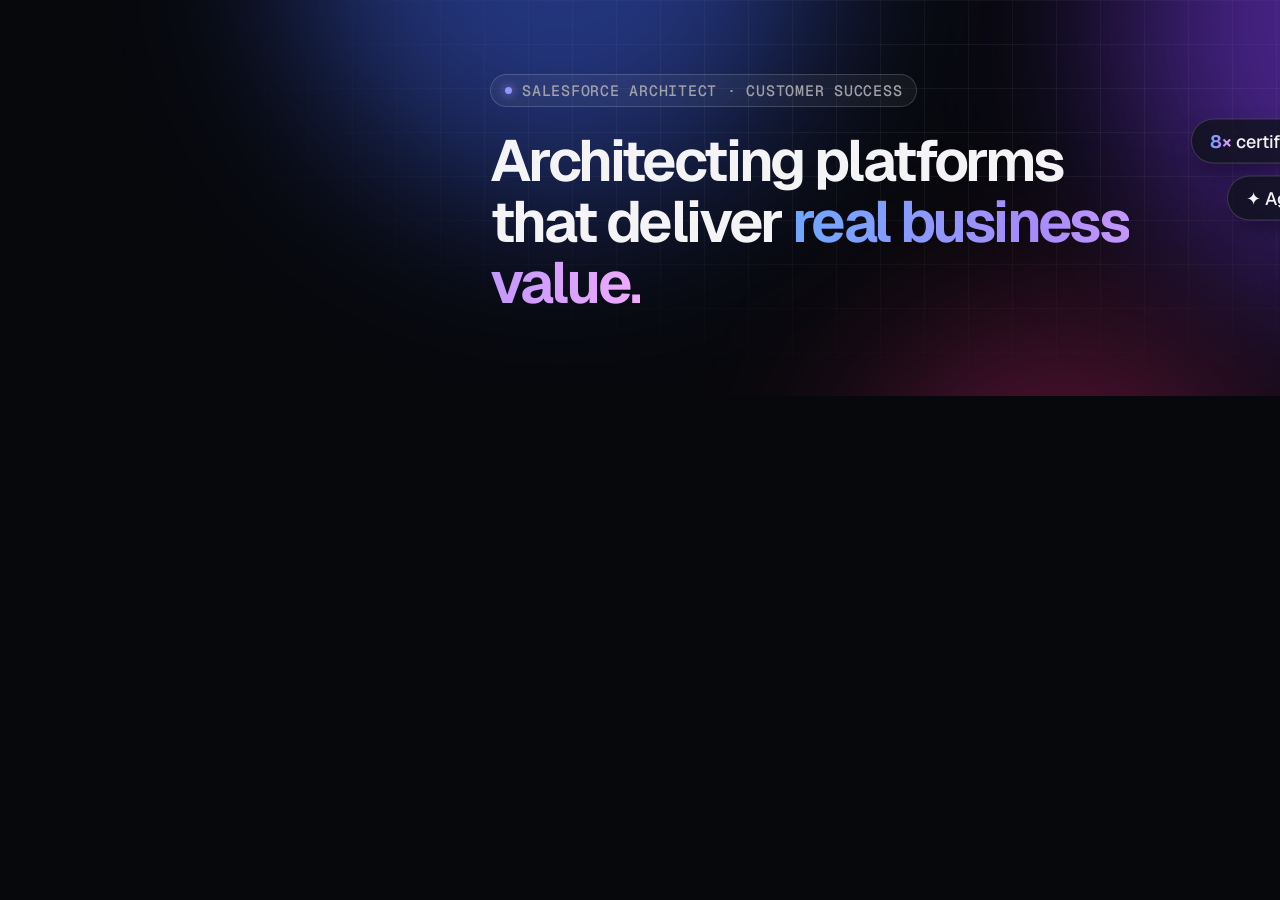
<file: tools/linkedin-banner.html>
<!doctype html>
<html lang="en">
<head>
<meta charset="utf-8" />
<title>LinkedIn banner source</title>
<!-- Render with: tools/build-og.sh  (also produces assets/linkedin-banner.png at 1584x396).
     LinkedIn's profile photo covers the lower-left of the banner, so all content sits right of ~470px. -->
<link href="https://fonts.googleapis.com/css2?family=Geist:wght@400..800&family=Geist+Mono:wght@400..600&display=swap" rel="stylesheet" />
<style>
  html, body { margin: 0; width: 1584px; height: 396px; overflow: hidden; }
  body { background: #07080C; color: #F4F4F6; font-family: Geist, Inter, system-ui, sans-serif; position: relative; }
  .blob { position: absolute; border-radius: 50%; filter: blur(90px); }
  .b1 { width: 520px; height: 520px; left: 300px; top: -320px; background: #3B5BDB; opacity: .55; }
  .b2 { width: 560px; height: 560px; right: -100px; top: -260px; background: #7C3AED; opacity: .55; }
  .b3 { width: 400px; height: 400px; left: 860px; bottom: -320px; background: #DB2777; opacity: .35; }
  .grid { position: absolute; inset: 0; background-image: linear-gradient(rgba(255,255,255,.05) 1px, transparent 1px), linear-gradient(90deg, rgba(255,255,255,.05) 1px, transparent 1px); background-size: 44px 44px; -webkit-mask-image: radial-gradient(ellipse 60% 90% at 60% 30%, #000 20%, transparent 80%); }
  .copy { position: absolute; left: 490px; top: 74px; }
  .pill { display: inline-flex; align-items: center; gap: 10px; padding: 6px 14px; border-radius: 999px; border: 1px solid rgba(255,255,255,.16); background: rgba(255,255,255,.05); font: 500 15px "Geist Mono", monospace; letter-spacing: .05em; text-transform: uppercase; color: #A1A1AA; }
  .pill i { width: 7px; height: 7px; border-radius: 50%; background: linear-gradient(92deg, #6EA8FE, #A78BFA); box-shadow: 0 0 10px #A78BFA; }
  h1 { margin: 24px 0 0; font-size: 58px; line-height: 1.05; font-weight: 650; letter-spacing: -0.045em; max-width: 17ch; }
  .grad { background: linear-gradient(92deg, #6EA8FE, #A78BFA 50%, #F0ABFC); -webkit-background-clip: text; color: transparent; }
  .chips { position: absolute; right: 80px; top: 50%; transform: translateY(-50%); display: grid; gap: 12px; justify-items: end; }
  .chip { padding: 10px 18px; border-radius: 999px; font-size: 18px; font-weight: 500; background: rgba(16,18,28,.8); border: 1px solid rgba(255,255,255,.16); box-shadow: 0 12px 30px -12px rgba(0,0,0,.8); }
  .chip:nth-child(2) { margin-right: 40px; } .chip:nth-child(3) { margin-right: 10px; }
  .chip b { background: linear-gradient(92deg, #6EA8FE, #A78BFA 50%, #F0ABFC); -webkit-background-clip: text; color: transparent; font-weight: 650; }
</style>
</head>
<body>
  <span class="blob b1"></span><span class="blob b2"></span><span class="blob b3"></span><div class="grid"></div>
  <div class="copy">
    <span class="pill"><i></i>Salesforce Architect · Customer Success</span>
    <h1>Architecting platforms that deliver <span class="grad">real business value.</span></h1>
  </div>
  <div class="chips">
    <span class="chip"><b>8×</b> certified · Salesforce + Claude</span>
    <span class="chip">✦ Agentforce Specialist</span>
    <span class="chip"><b>3×</b> Architect certified</span>
  </div>
</body>
</html>
</file>
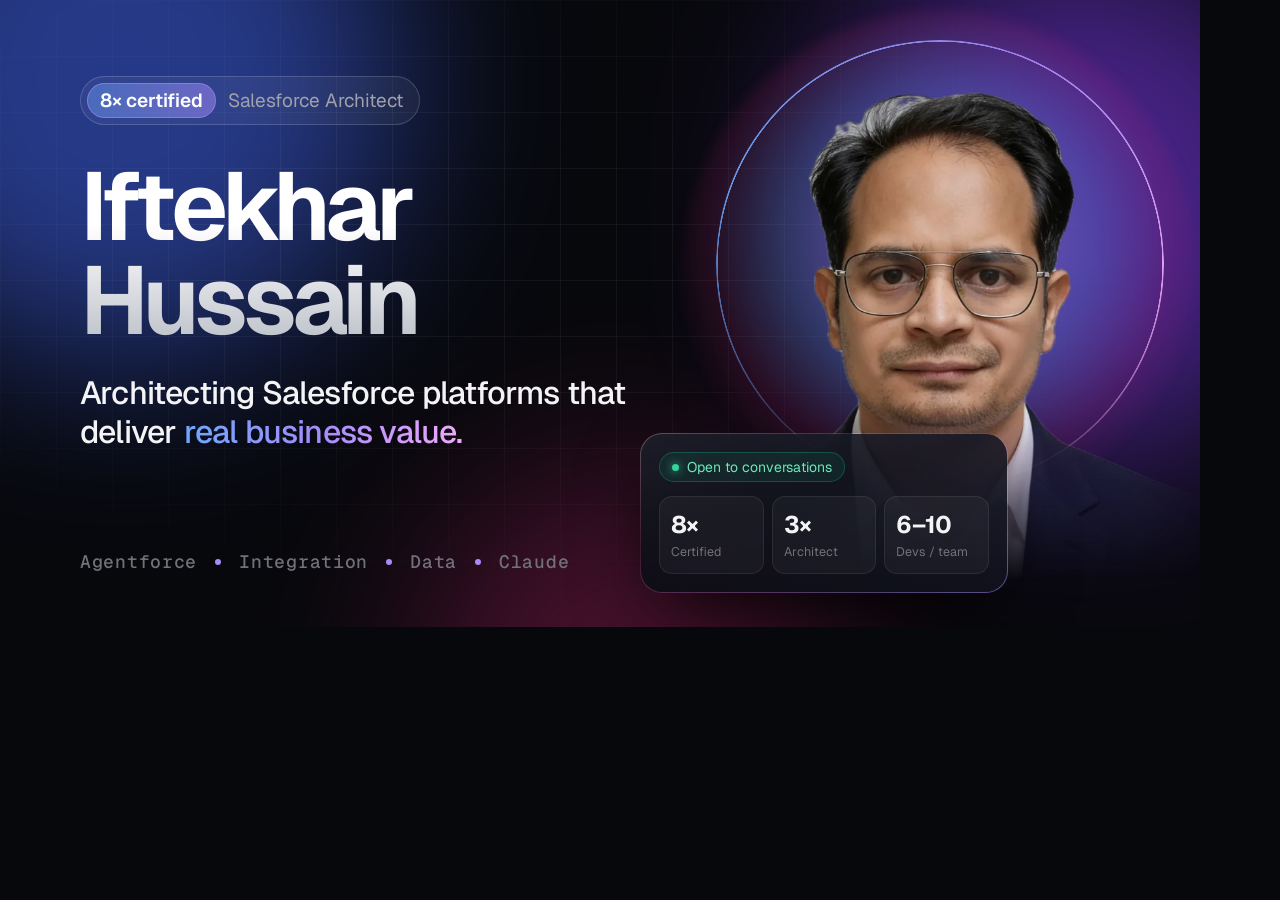
<file: tools/og-image.html>
<!doctype html>
<html lang="en">
<head>
<meta charset="utf-8" />
<title>OG image source</title>
<!-- Render with: tools/build-og.sh  (produces assets/og-image.png at 1200x627) -->
<link href="https://fonts.googleapis.com/css2?family=Geist:wght@400..800&family=Geist+Mono:wght@400..600&display=swap" rel="stylesheet" />
<style>
  html, body { margin: 0; width: 1200px; height: 627px; overflow: hidden; }
  body { background: #07080C; color: #F4F4F6; font-family: Geist, Inter, system-ui, sans-serif; position: relative; }
  .blob { position: absolute; border-radius: 50%; filter: blur(90px); }
  .b1 { width: 560px; height: 560px; left: -160px; top: -200px; background: #3B5BDB; opacity: .6; }
  .b2 { width: 520px; height: 520px; right: -140px; top: -60px; background: #7C3AED; opacity: .55; }
  .b3 { width: 420px; height: 420px; left: 420px; bottom: -260px; background: #DB2777; opacity: .3; }
  .grid { position: absolute; inset: 0; background-image: linear-gradient(rgba(255,255,255,.05) 1px, transparent 1px), linear-gradient(90deg, rgba(255,255,255,.05) 1px, transparent 1px); background-size: 56px 56px; -webkit-mask-image: radial-gradient(ellipse 80% 80% at 40% 40%, #000 20%, transparent 75%); }
  .content { position: absolute; left: 80px; top: 76px; width: 560px; z-index: 2; }
  .badge { display: inline-flex; align-items: center; gap: 12px; padding: 6px 16px 6px 6px; border-radius: 999px; border: 1px solid rgba(255,255,255,.16); background: rgba(255,255,255,.05); font-size: 19px; color: #A1A1AA; }
  .badge b { padding: 4px 12px; border-radius: 999px; color: #fff; font-weight: 600; background: linear-gradient(92deg, rgba(110,168,254,.4), rgba(167,139,250,.5)); border: 1px solid rgba(167,139,250,.55); }
  h1 { margin: 34px 0 0; font-size: 96px; line-height: .98; font-weight: 650; letter-spacing: -0.05em; background: linear-gradient(180deg, #fff 35%, #9CA3AF 130%); -webkit-background-clip: text; color: transparent; }
  p { margin: 26px 0 0; font-size: 32px; line-height: 1.22; font-weight: 500; letter-spacing: -0.025em; }
  .grad { background: linear-gradient(92deg, #6EA8FE, #A78BFA 50%, #F0ABFC); -webkit-background-clip: text; color: transparent; }
  /* Portrait: same cut-out and geometry as the site hero (assets/portrait.webp, 820x772). */
  .portrait { position: absolute; left: 660px; bottom: 36px; width: 560px; height: 527px; }
  .halo { position: absolute; left: 22px; top: -53px; width: 515px; height: 515px; border-radius: 50%;
    background: radial-gradient(circle at 50% 45%, rgba(167,139,250,.55), rgba(110,168,254,.25) 40%, rgba(219,39,119,.12) 60%, transparent 72%); filter: blur(6px); }
  .ring { position: absolute; left: 56px; top: -24px; width: 448px; height: 448px; border-radius: 50%;
    background: conic-gradient(from 200deg, rgba(110,168,254,0), #6EA8FE 25%, #A78BFA 50%, #F0ABFC 70%, rgba(240,171,252,0) 90%);
    -webkit-mask: radial-gradient(farthest-side, transparent calc(100% - 2px), #000 calc(100% - 1.5px)); opacity: .9; }
  .portrait img { position: absolute; inset: 0; width: 100%; height: 100%; object-fit: contain;
    -webkit-mask-image: linear-gradient(to bottom, #000 66%, transparent 98%), linear-gradient(to right, transparent 1%, #000 16%, #000 84%, transparent 99%);
    -webkit-mask-composite: source-in; }
  .card { position: absolute; left: 640px; bottom: 34px; width: 330px; padding: 18px; border-radius: 22px; z-index: 3;
    background: linear-gradient(180deg, rgba(20,22,34,.88), rgba(11,13,20,.94)) padding-box, linear-gradient(160deg, rgba(255,255,255,.3), rgba(255,255,255,.04) 40%, rgba(167,139,250,.55)) border-box; border: 1.5px solid transparent; box-shadow: 0 30px 80px -20px rgba(0,0,0,.9); }
  .status { display: inline-flex; align-items: center; gap: 8px; padding: 5px 12px; border-radius: 999px; font-size: 14px; color: #6EE7B7; background: rgba(16,185,129,.1); border: 1px solid rgba(16,185,129,.3); }
  .status i { width: 7px; height: 7px; border-radius: 50%; background: #34D399; box-shadow: 0 0 10px #34D399; }
  .stats { display: grid; grid-template-columns: repeat(3, 1fr); gap: 8px; margin-top: 14px; }
  .stats div { padding: 12px 11px; border-radius: 13px; background: rgba(255,255,255,.04); border: 1px solid rgba(255,255,255,.08); }
  .stats b { display: block; font-size: 24px; letter-spacing: -0.03em; } .stats span { font-size: 12.5px; color: #71717A; }
  .foot { position: absolute; left: 80px; bottom: 54px; font: 500 18px "Geist Mono", monospace; letter-spacing: .04em; color: #71717A; display: flex; gap: 18px; }
  .foot i { width: 6px; height: 6px; border-radius: 50%; background: #A78BFA; align-self: center; }
</style>
</head>
<body>
  <span class="blob b1"></span><span class="blob b2"></span><span class="blob b3"></span><div class="grid"></div>
  <div class="content">
    <span class="badge"><b>8× certified</b>Salesforce Architect</span>
    <h1>Iftekhar<br/>Hussain</h1>
    <p>Architecting Salesforce platforms that deliver <span class="grad">real business value.</span></p>
  </div>
  <div class="portrait">
    <span class="halo"></span><span class="ring"></span>
    <img src="../assets/portrait.webp" alt="" />
  </div>
  <div class="card">
    <span class="status"><i></i>Open to conversations</span>
    <div class="stats"><div><b>8×</b><span>Certified</span></div><div><b>3×</b><span>Architect</span></div><div><b>6–10</b><span>Devs / team</span></div></div>
  </div>
  <div class="foot"><span>Agentforce</span><i></i><span>Integration</span><i></i><span>Data</span><i></i><span>Claude</span></div>
</body>
</html>
</file>
<file: styles.css>
/* =========================================================
   Iftekhar Hussain — personal brand site
   Style: dark & glowing. Near-black canvas, blue→violet→pink
   light, glass surfaces, Geist type, cursor spotlight cards.
   ========================================================= */

:root {
  --bg: #07080C;
  --bg-2: #0B0D14;
  --surface: rgba(255, 255, 255, 0.035);
  --surface-2: rgba(255, 255, 255, 0.06);
  --border: rgba(255, 255, 255, 0.08);
  --border-2: rgba(255, 255, 255, 0.14);
  --text: #F4F4F6;
  --text-2: #A1A1AA;
  --text-3: #71717A;

  --blue: #6EA8FE;
  --violet: #A78BFA;
  --pink: #F0ABFC;
  --grad: linear-gradient(92deg, #6EA8FE 0%, #A78BFA 48%, #F0ABFC 100%);
  --grad-soft: linear-gradient(135deg, rgba(110, 168, 254, .55), rgba(167, 139, 250, .35) 45%, rgba(240, 171, 252, .45));

  --amber: #FBBF24;

  --font: "Geist", "Inter", system-ui, -apple-system, "Segoe UI", sans-serif;
  --mono: "Geist Mono", ui-monospace, "SF Mono", Menlo, monospace;

  --radius: 20px;
  --wrap: 1160px;
  --gutter: clamp(16px, 4vw, 32px);
  color-scheme: dark;
}

/* ---------- Base ---------- */
*, *::before, *::after { box-sizing: border-box; }
html { scroll-behavior: smooth; -webkit-text-size-adjust: 100%; scroll-padding-top: 96px; }
body {
  margin: 0; background: var(--bg); color: var(--text-2);
  font-family: var(--font); font-size: 16.5px; line-height: 1.65;
  -webkit-font-smoothing: antialiased; -moz-osx-font-smoothing: grayscale;
  overflow-x: hidden;
}
h1, h2, h3 { color: var(--text); margin: 0; font-weight: 600; letter-spacing: -0.02em; }
p { margin: 0; }
a { color: inherit; text-decoration: none; }
ul, ol { margin: 0; padding: 0; list-style: none; }
svg { display: block; }
::selection { background: rgba(167, 139, 250, .35); color: #fff; }
:focus-visible { outline: 2px solid var(--violet); outline-offset: 3px; border-radius: 8px; }

.wrap { max-width: var(--wrap); margin: 0 auto; padding: 0 var(--gutter); }
.grad {
  background: var(--grad); -webkit-background-clip: text; background-clip: text;
  -webkit-text-fill-color: transparent; color: transparent;
}
.skip {
  position: absolute; left: 12px; top: -60px; z-index: 200; padding: 10px 14px; border-radius: 10px;
  background: #fff; color: #000; font-weight: 600;
}
.skip:focus { top: 12px; }

/* ---------- Buttons ---------- */
.btn {
  display: inline-flex; align-items: center; gap: 10px; height: 46px; padding: 0 20px;
  border-radius: 999px; font-size: 15px; font-weight: 550; letter-spacing: -0.005em; white-space: nowrap;
  transition: transform .2s ease, background .2s ease, box-shadow .2s ease, border-color .2s ease;
}
.btn:hover { transform: translateY(-1px); }
.btn--sm { height: 36px; padding: 0 16px; font-size: 14px; }
.btn--light { background: #F4F4F6; color: #07080C; box-shadow: 0 0 0 1px rgba(255,255,255,.2), 0 8px 30px -8px rgba(167,139,250,.55); }
.btn--light:hover { background: #fff; box-shadow: 0 0 0 1px rgba(255,255,255,.3), 0 10px 40px -6px rgba(167,139,250,.75); }
.btn--glass { background: var(--surface); color: var(--text); border: 1px solid var(--border-2); backdrop-filter: blur(10px); }
.btn--glass:hover { background: var(--surface-2); border-color: rgba(255,255,255,.24); }
.i-li { width: 17px; height: 17px; fill: currentColor; }

/* ---------- Pills / eyebrows ---------- */
.pill {
  display: inline-flex; align-items: center; gap: 8px; padding: 5px 12px 5px 10px; border-radius: 999px;
  border: 1px solid var(--border-2); background: var(--surface);
  font-family: var(--mono); font-size: 12px; letter-spacing: .04em; text-transform: uppercase; color: var(--text-2);
}
.pill i { width: 6px; height: 6px; border-radius: 50%; background: var(--grad); box-shadow: 0 0 10px var(--violet); }

/* ---------- Nav ---------- */
.nav { position: fixed; top: calc(14px + env(safe-area-inset-top, 0px)); left: 0; right: 0; z-index: 100; padding: 0 var(--gutter); pointer-events: none; }
.nav__pill {
  pointer-events: auto; position: relative;
  max-width: 1120px; margin: 0 auto; height: 58px; padding: 0 8px 0 10px;
  display: flex; align-items: center; gap: 16px;
  background: rgba(12, 13, 20, .55); border: 1px solid var(--border);
  border-radius: 999px; backdrop-filter: saturate(160%) blur(16px); -webkit-backdrop-filter: saturate(160%) blur(16px);
  transition: background .3s ease, border-color .3s ease, box-shadow .3s ease;
}
.nav.is-scrolled .nav__pill { background: rgba(12, 13, 20, .82); border-color: var(--border-2); box-shadow: 0 10px 40px -10px rgba(0,0,0,.7); }
.brand { display: flex; align-items: center; gap: 10px; color: var(--text); }
.brand__mark {
  width: 36px; height: 36px; border-radius: 11px; display: grid; place-items: center;
  font-family: var(--mono); font-weight: 600; font-size: 13px; color: #fff; letter-spacing: .02em;
  background: radial-gradient(120% 120% at 0% 0%, #6EA8FE 0%, #8B5CF6 55%, #DB2777 120%);
  box-shadow: inset 0 0 0 1px rgba(255,255,255,.25), 0 6px 20px -6px rgba(139, 92, 246, .8);
}
.brand__mark--sm { width: 28px; height: 28px; border-radius: 8px; font-size: 11px; }
.brand__name { font-weight: 600; font-size: 15.5px; letter-spacing: -0.01em; }
.nav__links { display: flex; align-items: center; gap: 2px; margin-left: auto; }
.nav__links a {
  padding: 8px 13px; border-radius: 999px; font-size: 14px; color: var(--text-2); transition: color .2s, background .2s;
}
.nav__links a:hover { color: var(--text); background: var(--surface-2); }
.nav__links a.is-active { color: var(--text); background: var(--surface-2); }
.nav__menu {
  display: none; width: 40px; height: 40px; border-radius: 999px; border: 1px solid var(--border-2);
  background: var(--surface); color: var(--text); cursor: pointer; place-items: center;
}
.nav__menu svg { width: 18px; height: 18px; fill: none; stroke: currentColor; stroke-width: 1.8; stroke-linecap: round; }

/* ---------- Hero ---------- */
.hero { position: relative; padding: 150px 0 0; overflow: hidden; isolation: isolate; }
.hero__bg { position: absolute; inset: 0; z-index: -1; pointer-events: none; }
.blob { position: absolute; border-radius: 50%; filter: blur(90px); opacity: .55; will-change: transform; }
.blob--1 { width: 560px; height: 560px; left: -140px; top: -120px; background: #3B5BDB; animation: drift1 22s ease-in-out infinite alternate; }
.blob--2 { width: 520px; height: 520px; right: -120px; top: 40px; background: #7C3AED; opacity: .45; animation: drift2 26s ease-in-out infinite alternate; }
.blob--3 { width: 420px; height: 420px; left: 38%; top: 360px; background: #DB2777; opacity: .22; animation: drift3 30s ease-in-out infinite alternate; }
@keyframes drift1 { to { transform: translate(120px, 80px) scale(1.1); } }
@keyframes drift2 { to { transform: translate(-100px, 120px) scale(.92); } }
@keyframes drift3 { to { transform: translate(-80px, -60px) scale(1.15); } }
.hero__grid {
  position: absolute; inset: 0;
  background-image: linear-gradient(rgba(255,255,255,.05) 1px, transparent 1px), linear-gradient(90deg, rgba(255,255,255,.05) 1px, transparent 1px);
  background-size: 64px 64px;
  -webkit-mask-image: radial-gradient(ellipse 70% 60% at 50% 20%, #000 20%, transparent 75%);
  mask-image: radial-gradient(ellipse 70% 60% at 50% 20%, #000 20%, transparent 75%);
}
.hero::after {
  content: ""; position: absolute; left: 0; right: 0; bottom: 0; height: 200px; z-index: -1;
  background: linear-gradient(to bottom, transparent, var(--bg));
}
.hero__inner {
  display: grid; grid-template-columns: minmax(0, 1fr) minmax(0, 1fr); grid-template-areas: "copy portrait";
  column-gap: clamp(24px, 4vw, 56px); align-items: center;
}
.hero__copy { grid-area: copy; position: relative; z-index: 2; }

.badge {
  display: inline-flex; align-items: center; gap: 10px; padding: 5px 12px 5px 5px; border-radius: 999px;
  background: rgba(255,255,255,.04); border: 1px solid var(--border-2); font-size: 13.5px; color: var(--text-2);
  transition: border-color .2s, background .2s;
}
.badge:hover { border-color: rgba(167,139,250,.5); background: rgba(167,139,250,.08); }
.badge__new {
  flex: none; white-space: nowrap; padding: 3px 10px; border-radius: 999px; font-size: 12px; font-weight: 600; color: #fff;
  background: linear-gradient(92deg, rgba(110,168,254,.35), rgba(167,139,250,.45)); border: 1px solid rgba(167,139,250,.5);
}
.badge svg { width: 14px; height: 14px; fill: none; stroke: currentColor; stroke-width: 1.8; }

.hero__title { margin: 26px 0 0; display: grid; gap: 18px; }
.hero__name {
  font-size: clamp(48px, 7.4vw, 92px); line-height: .98; font-weight: 650; letter-spacing: -0.05em;
  background: linear-gradient(180deg, #FFFFFF 30%, #9CA3AF 120%); -webkit-background-clip: text; background-clip: text;
  -webkit-text-fill-color: transparent; color: transparent; padding-bottom: .06em;
}
.hero__line { font-size: clamp(22px, 2.5vw, 30px); line-height: 1.3; font-weight: 500; letter-spacing: -0.025em; color: var(--text); max-width: 24ch; }
.hero__sub { margin-top: 22px; max-width: 50ch; font-size: 17px; }
.hero__ctas { display: flex; flex-wrap: wrap; gap: 12px; margin-top: 32px; }

.values { display: flex; flex-wrap: wrap; gap: 8px 18px; margin-top: 30px; }
.values li { display: inline-flex; align-items: center; gap: 8px; font-size: 14px; color: var(--text-2); }
.values li::before {
  content: ""; width: 16px; height: 16px; border-radius: 50%; flex: none;
  background: rgba(167,139,250,.14) url("data:image/svg+xml,%3Csvg xmlns='http://www.w3.org/2000/svg' viewBox='0 0 16 16'%3E%3Cpath d='M4.5 8.2l2.2 2.2 4.8-4.8' fill='none' stroke='%23C4B5FD' stroke-width='1.8' stroke-linecap='round' stroke-linejoin='round'/%3E%3C/svg%3E") center/12px no-repeat;
  border: 1px solid rgba(167,139,250,.35);
}

/* Portrait: cutout photo on a glowing halo, with a slowly turning gradient ring behind the head */
.portrait {
  grid-area: portrait; align-self: end; justify-self: end; position: relative; z-index: 1;
  width: 118%; max-width: 700px; margin: 0 -9% 0 0; isolation: isolate;
}
/* Fade the bottom and the cropped shoulder edges into the page. */
.portrait__img {
  position: relative; z-index: 1; display: block; width: 100%; height: auto;
  -webkit-mask-image: linear-gradient(to bottom, #000 62%, transparent 96%), linear-gradient(to right, transparent 1%, #000 16%, #000 84%, transparent 99%);
  -webkit-mask-composite: source-in;
  mask-image: linear-gradient(to bottom, #000 62%, transparent 96%), linear-gradient(to right, transparent 1%, #000 16%, #000 84%, transparent 99%);
  mask-composite: intersect;
}
.portrait__halo {
  position: absolute; z-index: 0; left: 4%; top: -10%; width: 92%; aspect-ratio: 1; border-radius: 50%;
  background: radial-gradient(circle at 50% 46%, rgba(167,139,250,.62) 0%, rgba(110,168,254,.30) 36%, rgba(219,39,119,.14) 54%, transparent 70%);
}
.portrait__ring {
  position: absolute; z-index: 0; left: 10%; top: -4.5%; width: 80%; aspect-ratio: 1; border-radius: 50%;
  background: conic-gradient(from 200deg, rgba(110,168,254,0), #6EA8FE 18%, #A78BFA 42%, #F0ABFC 62%, rgba(240,171,252,0) 82%);
  -webkit-mask: radial-gradient(farthest-side, transparent calc(100% - 2px), #000 calc(100% - 1.5px));
  mask: radial-gradient(farthest-side, transparent calc(100% - 2px), #000 calc(100% - 1.5px));
  animation: spinGlow 18s linear infinite;
}
@keyframes spinGlow { to { transform: rotate(360deg); } }

/* Glass "at a glance" card that overlaps the bottom of the portrait */
.hero-card {
  grid-area: portrait; align-self: end; justify-self: start; position: relative; z-index: 3;
  width: min(100%, 370px); margin: 0 0 -40px -28px; padding: 18px; border-radius: 22px;
  background: linear-gradient(180deg, rgba(20, 22, 34, .78), rgba(11, 13, 20, .9)) padding-box,
              linear-gradient(160deg, rgba(255,255,255,.28), rgba(255,255,255,.04) 40%, rgba(167,139,250,.5)) border-box;
  border: 1px solid transparent; -webkit-backdrop-filter: blur(18px); backdrop-filter: blur(18px);
  box-shadow: 0 30px 80px -30px rgba(0,0,0,.95);
}
.hero-card__top { display: flex; align-items: center; justify-content: space-between; gap: 10px; flex-wrap: wrap; }
.hero-card__loc { display: inline-flex; align-items: center; gap: 6px; font-size: 12.5px; color: var(--text-3); }
.hero-card__loc svg { width: 14px; height: 14px; fill: none; stroke: currentColor; stroke-width: 1.6; }
.status {
  display: inline-flex; align-items: center; gap: 8px; padding: 5px 11px; border-radius: 999px;
  background: rgba(52, 211, 153, .08); border: 1px solid rgba(52, 211, 153, .25); color: #6EE7B7; font-size: 12.5px;
}
.status i { width: 7px; height: 7px; border-radius: 50%; background: #34D399; box-shadow: 0 0 0 0 rgba(52,211,153,.6); animation: ping 2s infinite; }
@keyframes ping { 0% { box-shadow: 0 0 0 0 rgba(52,211,153,.55); } 80%, 100% { box-shadow: 0 0 0 8px rgba(52,211,153,0); } }
.hero-stats { display: grid; grid-template-columns: repeat(3, 1fr); gap: 8px; margin: 14px 0 0; }
.hero-stats > div { padding: 11px 12px; border-radius: 14px; background: var(--surface); border: 1px solid var(--border); }
.hero-stats dt { color: var(--text); font-weight: 650; font-size: 21px; letter-spacing: -0.03em; }
.hero-stats dd { margin: 2px 0 0; font-size: 12px; color: var(--text-3); }

.float-chip {
  position: absolute; z-index: 2; padding: 7px 13px; border-radius: 999px; font-size: 12.5px; font-weight: 500; color: var(--text);
  background: rgba(16, 18, 28, .85); border: 1px solid var(--border-2); -webkit-backdrop-filter: blur(12px); backdrop-filter: blur(12px);
  box-shadow: 0 12px 30px -12px rgba(0,0,0,.8); white-space: nowrap;
}
.float-chip--1 { top: 12%; right: 0; animation: float 6s ease-in-out infinite; }
.float-chip--2 { top: 40%; left: 0; animation: float 7s ease-in-out -2s infinite; }
/* The portrait bleeds past the column on desktop; keep the right chip on screen at narrower widths. */
@media (max-width: 1240px) { .float-chip--1 { right: 9%; } }
@keyframes float { 50% { transform: translateY(-8px); } }

/* Marquee */
.marquee {
  margin-top: clamp(72px, 9vw, 110px); padding: 22px 0; border-block: 1px solid var(--border); overflow: hidden;
  -webkit-mask-image: linear-gradient(90deg, transparent, #000 12%, #000 88%, transparent);
  mask-image: linear-gradient(90deg, transparent, #000 12%, #000 88%, transparent);
}
.marquee__track { display: flex; width: max-content; animation: marquee 45s linear infinite; }
.marquee:hover .marquee__track { animation-play-state: paused; }
.marquee ul { display: flex; flex: none; }
.marquee li {
  display: inline-flex; align-items: center; gap: 28px; padding-right: 28px;
  font-size: 15px; color: var(--text-3); font-weight: 500; white-space: nowrap;
}
.marquee li::after { content: ""; width: 5px; height: 5px; border-radius: 50%; background: rgba(167,139,250,.6); }
@keyframes marquee { to { transform: translateX(-50%); } }

/* ---------- Sections ---------- */
.section { padding: clamp(88px, 11vw, 140px) 0 0; position: relative; }
.section--last { padding-bottom: clamp(88px, 11vw, 140px); }
.sec-head { max-width: 720px; margin-bottom: clamp(36px, 5vw, 56px); }
.sec-head h2 {
  margin-top: 18px; font-size: clamp(32px, 4.6vw, 54px); line-height: 1.06; font-weight: 620; letter-spacing: -0.04em;
}
.sec-head p { margin-top: 16px; font-size: 17px; max-width: 52ch; }
.sec-head--row { max-width: none; display: flex; align-items: flex-end; justify-content: space-between; gap: 32px; }
.sec-head--row p { max-width: 42ch; margin: 0; }
.sec-head--sticky { position: sticky; top: 110px; align-self: start; }

/* ---------- Cards (glass + spotlight) ---------- */
.card {
  position: relative; isolation: isolate; border-radius: var(--radius); padding: 28px;
  background: linear-gradient(180deg, rgba(255,255,255,.045), rgba(255,255,255,.015));
  border: 1px solid var(--border);
  transition: border-color .3s ease, transform .3s ease, background .3s ease;
}
.card > * { position: relative; z-index: 1; }
.spot::before, .spot::after {
  content: ""; position: absolute; inset: 0; border-radius: inherit; pointer-events: none; z-index: 0;
  opacity: 0; transition: opacity .35s ease;
}
.spot::before { background: radial-gradient(520px circle at var(--mx, 50%) var(--my, 0%), rgba(167, 139, 250, .10), transparent 42%); }
.spot::after {
  inset: -1px; padding: 1px;
  background: radial-gradient(260px circle at var(--mx, 50%) var(--my, 0%), rgba(196, 181, 253, .75), transparent 45%);
  -webkit-mask: linear-gradient(#000 0 0) content-box, linear-gradient(#000 0 0);
  -webkit-mask-composite: xor; mask-composite: exclude;
}
.spot:hover::before, .spot:hover::after { opacity: 1; }
.card:hover { border-color: var(--border-2); }
.card--accent {
  background: linear-gradient(180deg, rgba(167,139,250,.10), rgba(167,139,250,.02)) padding-box,
              linear-gradient(var(--bg-2), var(--bg-2)) padding-box,
              var(--grad-soft) border-box;
  border-color: transparent;
}
.card__icon {
  display: grid; place-items: center; width: 42px; height: 42px; border-radius: 12px; margin-bottom: 22px;
  background: linear-gradient(180deg, rgba(255,255,255,.08), rgba(255,255,255,.02)); border: 1px solid var(--border-2);
  color: #C4B5FD;
}
.card__icon svg { width: 20px; height: 20px; fill: none; stroke: currentColor; stroke-width: 1.6; stroke-linecap: round; stroke-linejoin: round; }
.card__kicker { font-family: var(--mono); font-size: 12px; text-transform: uppercase; letter-spacing: .06em; color: var(--violet); margin-bottom: 10px; }
.card :where(h3) { font-size: 20px; line-height: 1.3; letter-spacing: -0.02em; margin-bottom: 10px; }
.card :where(p) { font-size: 15.5px; }
.card__meta { margin-top: 20px; padding-top: 16px; border-top: 1px solid var(--border); font-size: 13px; color: var(--text-3); }
.card__num { position: absolute; top: 24px; right: 26px; font-family: var(--mono); font-size: 12px; color: var(--text-3); }
.tags { display: flex; flex-wrap: wrap; gap: 6px; margin-top: 18px; }
.tags li { font-size: 12px; padding: 4px 10px; border-radius: 999px; background: var(--surface-2); color: var(--text-2); border: 1px solid var(--border); }

/* About */
.sides { display: grid; grid-template-columns: 1fr 1fr; gap: 18px; }
.sides .card { padding: 34px; }
.sides h3 { font-size: 24px; }
.statement { margin: clamp(56px, 7vw, 88px) auto 0; max-width: 900px; text-align: center; }
.statement p { font-size: clamp(26px, 3.6vw, 42px); line-height: 1.2; font-weight: 560; letter-spacing: -0.035em; color: var(--text); }

/* Bento */
.bento { display: grid; grid-template-columns: repeat(3, 1fr); gap: 16px; }
.bento__ai { grid-column: span 2; grid-row: span 2; display: flex; flex-direction: column; justify-content: flex-end; min-height: 420px; }
.bento__ai h3 { font-size: 28px; }
.bento__ai p { max-width: 46ch; font-size: 16.5px; }
.ai-visual { position: absolute !important; inset: 18px 18px auto; height: 58%; display: grid; place-items: center; z-index: 0 !important; }
.ai-visual svg { width: 100%; max-width: 460px; height: 100%; }
.ai-links path { stroke-dasharray: 4 6; animation: dash 2.4s linear infinite; opacity: .8; }
.ai-core { animation: corePulse 3s ease-in-out infinite; transform-origin: 160px 80px; }
@keyframes dash { to { stroke-dashoffset: -20; } }
@keyframes corePulse { 50% { transform: scale(1.25); opacity: .8; } }
.bento .card { display: flex; flex-direction: column; }
.bento .card .tags { margin-top: auto; padding-top: 16px; }
.bento__ai .tags { margin-top: 18px !important; padding-top: 0 !important; }

/* Results */
.results { display: grid; grid-template-columns: repeat(6, 1fr); gap: 16px; }
.result { grid-column: span 2; display: flex; flex-direction: column; }
.result--wide { grid-column: span 3; }
.result__verb { font-family: var(--mono); font-size: 12px; text-transform: uppercase; letter-spacing: .08em; color: var(--text-3); }
.result__num { margin-top: 14px; font-size: clamp(44px, 5vw, 64px); line-height: 1; font-weight: 650; letter-spacing: -0.045em; color: var(--text); }
.result__unit { margin-top: 10px; color: var(--text); font-weight: 500; font-size: 15.5px; }
.result__desc { margin-top: 10px; font-size: 15px; }
.result__num--word { font-size: clamp(34px, 3.6vw, 46px); letter-spacing: -0.035em; }

/* Journey */
.journey { display: grid; grid-template-columns: 0.85fr 1.15fr; gap: clamp(32px, 6vw, 80px); }
.timeline { position: relative; display: grid; gap: 16px; padding-left: 34px; }
.timeline::before {
  content: ""; position: absolute; left: 8px; top: 12px; bottom: 12px; width: 2px; border-radius: 2px;
  background: linear-gradient(180deg, var(--violet), rgba(110,168,254,.4) 40%, rgba(255,255,255,.06));
}
.tl { position: relative; }
.tl::before {
  content: ""; position: absolute; left: -32px; top: 30px; width: 14px; height: 14px; border-radius: 50%;
  background: var(--bg); border: 2px solid rgba(167,139,250,.7);
}
.tl--now::before { background: var(--violet); border-color: #C4B5FD; box-shadow: 0 0 0 5px rgba(167,139,250,.18), 0 0 20px var(--violet); }
.tl--edu::before { border-style: dashed; border-color: var(--text-3); }
.tl__card { padding: 24px 26px; }
.tl__head { display: flex; justify-content: space-between; align-items: flex-start; gap: 16px; }
.tl__head h3 { font-size: 18px; margin: 0; }
.tl__org { margin-top: 2px; font-size: 14.5px; color: var(--violet); font-weight: 500; }
.tl__when { flex: none; font-family: var(--mono); font-size: 12px; color: var(--text-3); padding: 4px 10px; border-radius: 999px; border: 1px solid var(--border); background: var(--surface); }
.tl--now .tl__when { color: #C4B5FD; border-color: rgba(167,139,250,.4); background: rgba(167,139,250,.1); }
.tl__note { margin-top: 12px; font-size: 15px; }
.steps { display: flex; flex-wrap: wrap; align-items: center; gap: 6px; margin-top: 14px; }
.steps li { font-size: 12.5px; padding: 4px 10px; border-radius: 999px; border: 1px solid var(--border); color: var(--text-2); background: var(--surface); }
.steps li + li::before { content: "→"; margin-right: 6px; color: var(--text-3); }
.steps li:last-child { color: var(--text); border-color: rgba(167,139,250,.4); }
.bullets { display: grid; gap: 8px; margin-top: 14px; }
.bullets li { position: relative; padding-left: 18px; font-size: 15px; }
.bullets li::before { content: ""; position: absolute; left: 2px; top: 10px; width: 6px; height: 6px; border-radius: 50%; background: var(--grad); }

/* Credentials: one glass panel per issuer */
.cred-grid { display: grid; grid-template-columns: minmax(0, 1.75fr) minmax(0, 1fr); gap: 16px; }
.cred { display: flex; flex-direction: column; gap: 18px; padding: 26px; }
.cred__head { display: flex; align-items: center; justify-content: space-between; gap: 12px; flex-wrap: wrap; }
.cred__issuer { display: inline-flex; align-items: center; gap: 10px; font-size: 18px; font-weight: 600; letter-spacing: -0.015em; }
.cred__dot { width: 10px; height: 10px; border-radius: 50%; }
.cred__dot--sf { background: #6EA8FE; box-shadow: 0 0 12px #6EA8FE; }
.cred__dot--claude { background: #E8876B; box-shadow: 0 0 12px #E8876B; }
.cred__verify { font-size: 13px; color: var(--text-2); border-bottom: 1px solid var(--border-2); padding-bottom: 1px; transition: color .2s, border-color .2s; }
.cred__verify:hover { color: var(--text); border-color: var(--violet); }
.cred__extra { margin-top: auto; padding-top: 16px; border-top: 1px solid var(--border); font-size: 14px; color: var(--text-2); display: flex; align-items: center; gap: 10px; }
.cred__extra strong { color: var(--text); font-weight: 600; }
.cred__badge { flex: none; width: 26px; height: 26px; border-radius: 50%; display: grid; place-items: center; font-size: 12px; color: #fff; background: linear-gradient(135deg, #6EA8FE, #A78BFA 55%, #F0ABFC); }
.cred--claude {
  background: linear-gradient(180deg, rgba(232,135,107,.09), rgba(232,135,107,.02)) padding-box,
              linear-gradient(var(--bg-2), var(--bg-2)) padding-box,
              linear-gradient(150deg, rgba(232,135,107,.55), rgba(255,255,255,.06) 45%, rgba(240,171,252,.35)) border-box;
  border-color: transparent;
}
.certs { display: grid; grid-template-columns: repeat(2, minmax(0, 1fr)); gap: 10px; }
.certs--one { grid-template-columns: minmax(0, 1fr); }
.cert { display: flex; align-items: center; gap: 14px; padding: 14px; border-radius: 16px; background: var(--surface); border: 1px solid var(--border); }
.cert h4 { font-size: 15.5px; font-weight: 600; line-height: 1.3; margin: 3px 0 0; color: var(--text); letter-spacing: -0.01em; }
.cert__ring--claude { background: conic-gradient(from 210deg, #E8876B, #F0ABFC, #FBBF77, #E8876B); box-shadow: 0 0 22px -6px #E8876B; }
.cert__ring--claude span { font-size: 11px; }
.sub-head { margin: 40px 0 16px; font-family: var(--mono); font-size: 12px; font-weight: 500; text-transform: uppercase; letter-spacing: .08em; color: var(--text-3); }
.edu { display: grid; grid-template-columns: repeat(2, minmax(0, 1fr)); gap: 16px; }
.edu__item { padding: 24px; }
.edu__item .cert__kind { display: flex; align-items: center; gap: 10px; }
.edu__mark { padding: 3px 7px; border-radius: 7px; font-size: 10.5px; font-weight: 600; color: #fff; background: rgba(110,168,254,.18); border: 1px solid rgba(110,168,254,.4); }
.edu__item h4 { font-size: 18px; font-weight: 600; margin: 12px 0 8px; letter-spacing: -0.015em; }
.edu__item p:last-child { font-size: 15px; }
.cert__ring {
  flex: none; width: 54px; height: 54px; border-radius: 50%; padding: 2px;
  background: conic-gradient(from 210deg, #6EA8FE, #A78BFA, #F0ABFC, #6EA8FE);
}
.cert__ring span {
  width: 100%; height: 100%; border-radius: 50%; display: grid; place-items: center;
  background: var(--bg-2); font-family: var(--mono); font-weight: 600; font-size: 14px; color: var(--text);
}
.cert__ring--ai { box-shadow: 0 0 24px -4px var(--violet); }
.cert__kind { font-family: var(--mono); font-size: 11px; text-transform: uppercase; letter-spacing: .06em; color: var(--text-3); }
.toolbox { margin-top: 16px; display: grid; grid-template-columns: repeat(4, 1fr); gap: 28px; padding: 30px; }
.toolbox h3 { font-family: var(--mono); font-size: 12px; text-transform: uppercase; letter-spacing: .06em; color: var(--text-3); font-weight: 500; margin-bottom: 14px; }
.chips { display: flex; flex-wrap: wrap; gap: 6px; }
.chips li { font-size: 13px; padding: 5px 11px; border-radius: 999px; background: var(--surface-2); border: 1px solid var(--border); color: var(--text); }

/* Q&A */
.qa { display: grid; grid-template-columns: 0.8fr 1.2fr; gap: clamp(32px, 6vw, 80px); }
.qa__list { display: grid; gap: 10px; }
.qa__item {
  border-radius: 18px; border: 1px solid var(--border); background: linear-gradient(180deg, rgba(255,255,255,.035), rgba(255,255,255,.01));
  transition: border-color .25s, background .25s;
}
.qa__item:hover { border-color: var(--border-2); }
.qa__item[open] { border-color: rgba(167,139,250,.35); background: linear-gradient(180deg, rgba(167,139,250,.07), rgba(255,255,255,.01)); }
.qa__item summary {
  list-style: none; cursor: pointer; display: flex; align-items: center; justify-content: space-between; gap: 18px; padding: 20px 22px;
}
.qa__item summary::-webkit-details-marker { display: none; }
.qa__q { color: var(--text); font-size: 17px; font-weight: 550; letter-spacing: -0.015em; }
.qa__icon { position: relative; flex: none; width: 28px; height: 28px; border-radius: 50%; border: 1px solid var(--border-2); }
.qa__icon::before, .qa__icon::after {
  content: ""; position: absolute; left: 50%; top: 50%; width: 11px; height: 1.6px; background: var(--text-2);
  transform: translate(-50%, -50%); transition: transform .3s ease;
}
.qa__icon::after { transform: translate(-50%, -50%) rotate(90deg); }
.qa__item[open] .qa__icon { border-color: rgba(167,139,250,.5); }
.qa__item[open] .qa__icon::after { transform: translate(-50%, -50%) rotate(0deg); }
.qa__a { padding: 0 22px 22px; }
.qa__lead { color: var(--text); font-weight: 550; margin-bottom: 8px; }
.qa__a p:not(.qa__lead) { font-size: 15.5px; }

/* Testimonials */
/* Masonry via CSS columns: 3 → 2 → 1 columns as space allows, quotes of any length pack neatly. */
.quotes { columns: 3 300px; column-gap: 16px; }
.quote { margin: 0 0 16px; display: flex; flex-direction: column; gap: 22px; break-inside: avoid; }
.quote blockquote { margin: 0; font-size: 18px; line-height: 1.5; color: var(--text); letter-spacing: -0.01em; }
.quote figcaption { margin-top: auto; display: flex; align-items: center; gap: 12px; font-size: 13.5px; color: var(--text-3); }
.quote figcaption > span:last-child { display: grid; gap: 4px; }
.quote figcaption strong { color: var(--text); font-weight: 600; }
.quote__avatar { flex: none; width: 40px; height: 40px; border-radius: 50%; display: grid; place-items: center; background: var(--surface-2); border: 1px solid var(--border-2); color: var(--text-2); font-family: var(--mono); font-size: 12.5px; }
.quote--lead blockquote { font-size: 20px; line-height: 1.45; }
.quote--lead .quote__avatar { color: #fff; border-color: transparent; background: linear-gradient(135deg, #6EA8FE, #A78BFA 55%, #F0ABFC); }
.quotes__more { margin-top: 22px; }

/* Writing */
.posts { display: grid; grid-template-columns: repeat(3, 1fr); gap: 16px; }
.post { display: flex; flex-direction: column; gap: 16px; }
.post:hover { transform: translateY(-3px); }
.post__topic { font-family: var(--mono); font-size: 12px; color: var(--violet); }
.post blockquote { margin: 0; font-size: 18.5px; line-height: 1.45; color: var(--text); font-weight: 500; letter-spacing: -0.015em; }
.post__more { margin-top: auto; padding-top: 14px; border-top: 1px solid var(--border); font-size: 13.5px; color: var(--text-3); transition: color .2s; }
.post:hover .post__more { color: var(--text); }

/* Contact CTA */
.cta { position: relative; border-radius: 30px; }
.cta__glow {
  position: absolute; inset: -2px; border-radius: 32px; z-index: 0; filter: blur(30px); opacity: .45;
  background: conic-gradient(from 90deg, #6EA8FE, #A78BFA, #F0ABFC, #6EA8FE);
}
.cta__inner {
  position: relative; z-index: 1; display: grid; grid-template-columns: 1.2fr 1fr; gap: clamp(28px, 5vw, 64px); align-items: center;
  padding: clamp(28px, 5vw, 56px); border-radius: 30px; overflow: hidden;
  background: radial-gradient(120% 140% at 0% 0%, rgba(110,168,254,.16), transparent 50%),
              radial-gradient(120% 140% at 100% 100%, rgba(240,171,252,.12), transparent 50%),
              linear-gradient(180deg, #0F1120, #0A0B12) padding-box,
              linear-gradient(140deg, rgba(255,255,255,.35), rgba(255,255,255,.05) 40%, rgba(167,139,250,.6)) border-box;
  border: 1px solid transparent;
}
.cta__main h2 { margin-top: 18px; font-size: clamp(32px, 4.4vw, 52px); line-height: 1.06; letter-spacing: -0.04em; font-weight: 620; }
.cta__main p { margin-top: 16px; max-width: 46ch; font-size: 16.5px; }
.contact { margin: 0; padding: 6px 22px; border-radius: 20px; background: rgba(255,255,255,.035); border: 1px solid var(--border); }
.contact__row { display: grid; grid-template-columns: 90px 1fr; gap: 12px; align-items: center; padding: 15px 0; }
.contact__row + .contact__row { border-top: 1px solid var(--border); }
.contact__row dt { font-family: var(--mono); font-size: 11.5px; letter-spacing: .06em; text-transform: uppercase; color: var(--text-3); }
.contact__row dd { margin: 0; display: flex; align-items: center; justify-content: space-between; gap: 12px; min-width: 0; }
.contact__value { color: var(--text); font-weight: 500; font-size: 15px; min-width: 0; overflow-wrap: anywhere; }
a.contact__value:hover { color: #C4B5FD; }
.mini-btn {
  flex: none; font: 500 12.5px var(--font); padding: 6px 12px; border-radius: 999px; cursor: pointer;
  border: 1px solid var(--border-2); background: var(--surface); color: var(--text); transition: border-color .2s, background .2s;
}
.mini-btn:hover { border-color: rgba(167,139,250,.5); background: rgba(167,139,250,.1); }

/* Footer */
.footer { border-top: 1px solid var(--border); padding: 26px 0 34px; font-size: 13.5px; color: var(--text-3); }
.footer__inner { display: flex; flex-wrap: wrap; align-items: center; gap: 10px 22px; }
.footer__note { flex: 1; }
.footer__top:hover { color: var(--text); }

/* ---------- Placeholders (local drafts only; tools/check-draft.sh blocks publishing them) ---------- */
.todo {
  display: inline-block; padding: 0 .35em; border-radius: 6px; line-height: 1.2;
  color: var(--amber); background: rgba(251, 191, 36, .08); outline: 1px dashed rgba(251, 191, 36, .6); outline-offset: -1px;
  -webkit-text-fill-color: var(--amber);
}
.todo--block { display: block; padding: .6em .8em; font-size: 14.5px; font-weight: 400; line-height: 1.5; }
.confirm {
  display: inline-block; margin-left: 4px; padding: 0 7px; border-radius: 999px; vertical-align: 1px;
  font-family: var(--mono); font-size: 10.5px; letter-spacing: .04em; text-transform: uppercase;
  color: var(--amber); border: 1px dashed rgba(251, 191, 36, .55);
}
.draft-pill {
  position: fixed; z-index: 120; max-width: calc(100vw - 32px);
  left: calc(16px + env(safe-area-inset-left, 0px)); bottom: calc(16px + env(safe-area-inset-bottom, 0px));
  display: flex; align-items: center; gap: 10px; padding: 9px 14px; border-radius: 12px;
  background: rgba(24, 20, 8, .92); color: #FDE68A; border: 1px solid rgba(251, 191, 36, .45);
  backdrop-filter: blur(10px); font-family: var(--mono); font-size: 12px; box-shadow: 0 10px 30px -10px rgba(0,0,0,.8);
}
.draft-pill b { color: var(--amber); font-weight: 600; }

/* ---------- Reveal ---------- */
.js .reveal { opacity: 0; transform: translateY(18px); transition: opacity .7s ease, transform .7s cubic-bezier(.2,.7,.2,1); }
.js .reveal.is-in { opacity: 1; transform: none; }

/* ---------- Responsive ---------- */
@media (max-width: 1100px) {
  .nav__links {
    position: absolute; top: calc(100% + 10px); left: 0; right: 0; display: none; flex-direction: column; align-items: stretch;
    gap: 2px; padding: 10px; margin: 0; border-radius: 22px;
    background: rgba(12, 13, 20, .96); border: 1px solid var(--border-2); box-shadow: 0 20px 50px -10px rgba(0,0,0,.8);
  }
  .nav__links.is-open { display: flex; }
  .nav__links a { padding: 12px 14px; font-size: 15px; }
  .nav__cta { margin-left: auto; }
  .nav__menu { display: grid; }
}
@media (max-width: 960px) {
  .hero { padding-top: 124px; }
  .hero__inner { grid-template-columns: minmax(0, 1fr); grid-template-areas: "portrait" "copy" "card"; }
  .portrait { justify-self: center; width: 100%; max-width: 440px; margin: 0; }
  .hero__copy { margin-top: -24px; }
  .hero-card { grid-area: card; justify-self: start; width: 100%; max-width: 460px; margin: 36px 0 0; }
  .bento { grid-template-columns: 1fr 1fr; }
  .bento__ai { grid-column: span 2; grid-row: auto; min-height: 380px; }
  .results { grid-template-columns: 1fr 1fr; }
  .result, .result--wide { grid-column: span 1; }
  .journey, .qa { grid-template-columns: 1fr; }
  .sec-head--sticky { position: static; }
  .cred-grid { grid-template-columns: minmax(0, 1fr); }
  .toolbox { grid-template-columns: 1fr 1fr; }
  .posts { grid-template-columns: 1fr; }
  .cta__inner { grid-template-columns: 1fr; }
  .sec-head--row { flex-direction: column; align-items: flex-start; gap: 16px; }
}
@media (max-width: 640px) {
  body { font-size: 16px; }
  .brand__name { display: none; }
  .nav__pill { height: 54px; }
  .sides, .bento, .results, .certs, .toolbox, .edu { grid-template-columns: 1fr; }
  .cred { padding: 20px; }
  .bento__ai, .result, .result--wide { grid-column: auto; }
  .bento__ai { min-height: 0; }
  .ai-visual { position: relative !important; inset: auto; height: 150px; margin: 4px 0 18px; }
  .badge { font-size: 12.5px; }
  .badge svg { display: none; }
  .footer__note { flex-basis: 100%; order: 3; }
  .sides .card, .card { padding: 24px; }
  .hero { padding-top: 112px; }
  .hero__copy { margin-top: -6px; }
  .hero-stats dt { font-size: 18px; }
  .float-chip { font-size: 11.5px; padding: 6px 11px; }
  .float-chip--1 { top: 8%; right: -4px; }
  .float-chip--2 { top: 73%; left: -4px; }
  .tl__head { flex-direction: column-reverse; gap: 10px; }
  .timeline { padding-left: 26px; }
  .tl::before { left: -24px; }
  .timeline::before { left: 6px; }
  .contact { padding: 4px 16px; }
  .contact__row { grid-template-columns: 1fr; gap: 6px; }
  .statement { text-align: left; }
}

@media (prefers-reduced-motion: reduce) {
  html { scroll-behavior: auto; }
  .blob, .portrait__ring, .float-chip, .marquee__track, .ai-links path, .ai-core, .status i { animation: none !important; }
  .js .reveal { opacity: 1; transform: none; transition: none; }
  .btn:hover, .post:hover { transform: none; }
}
</file>
